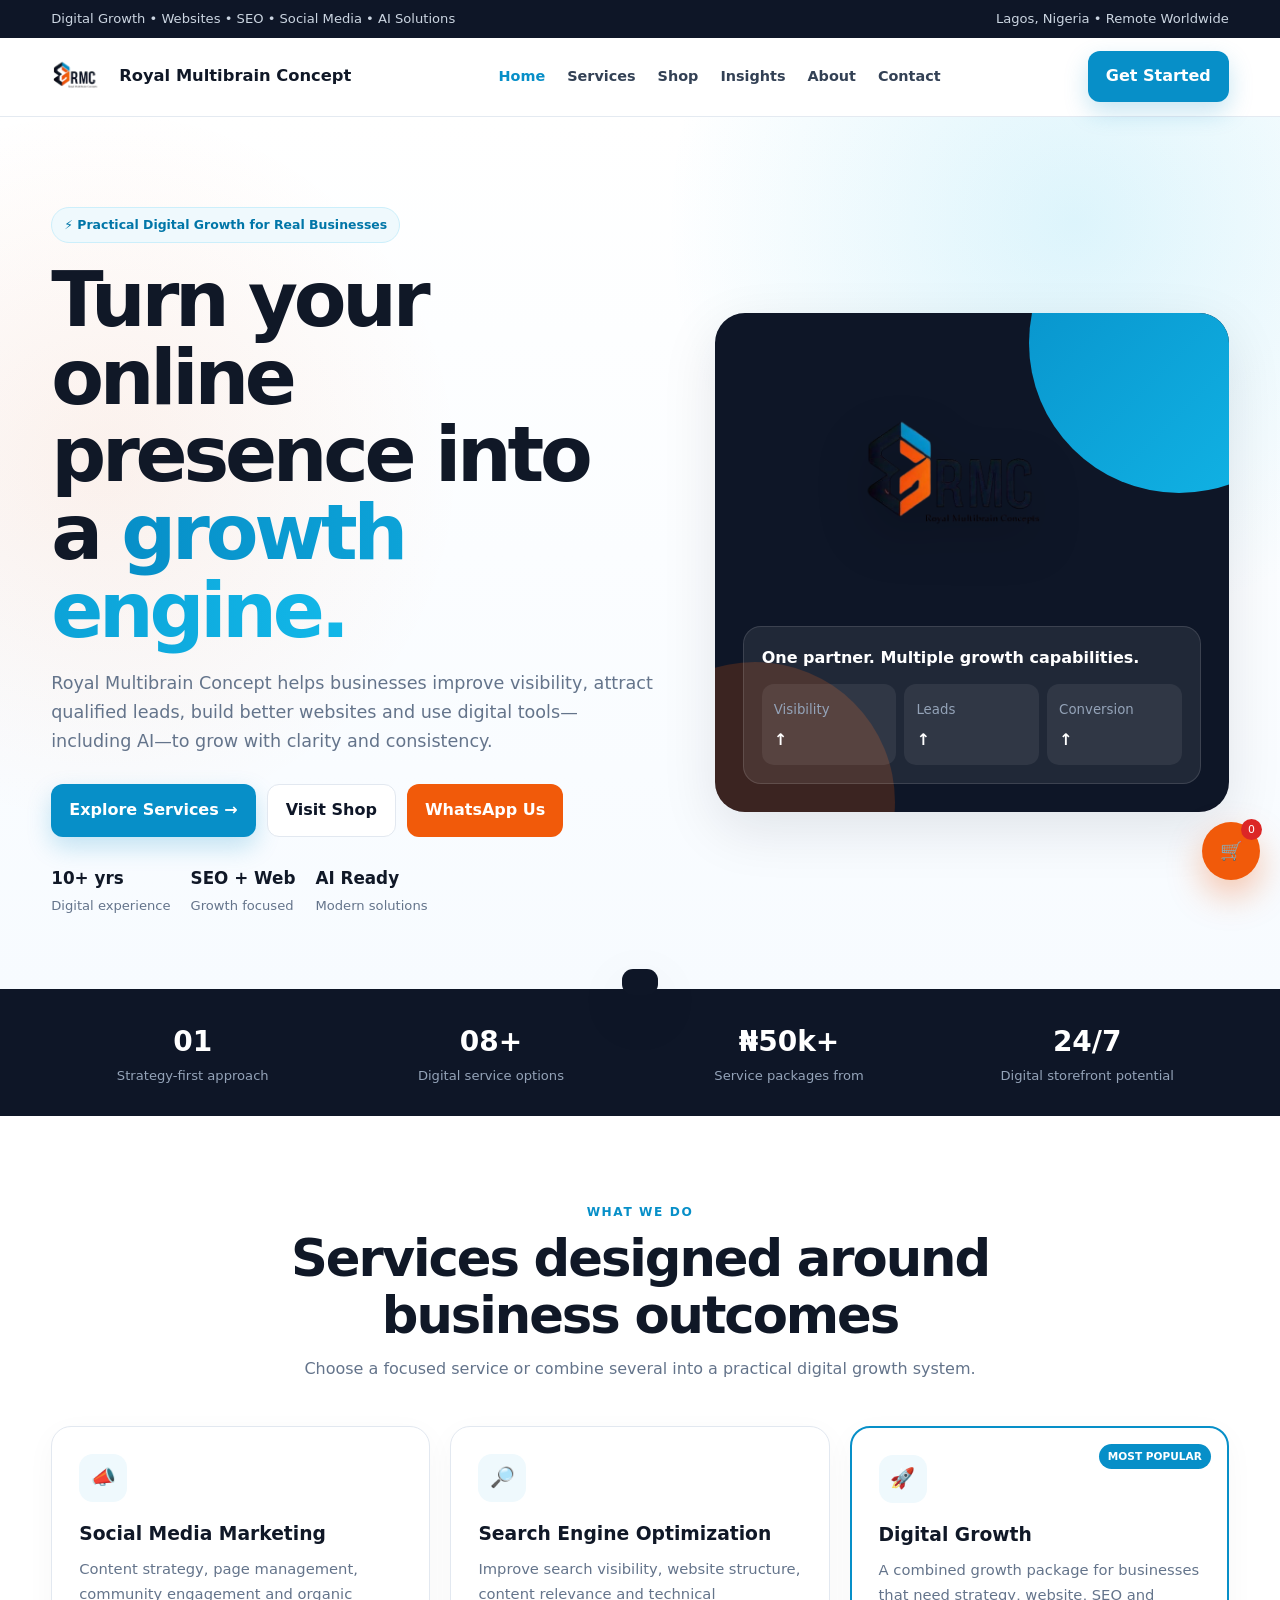
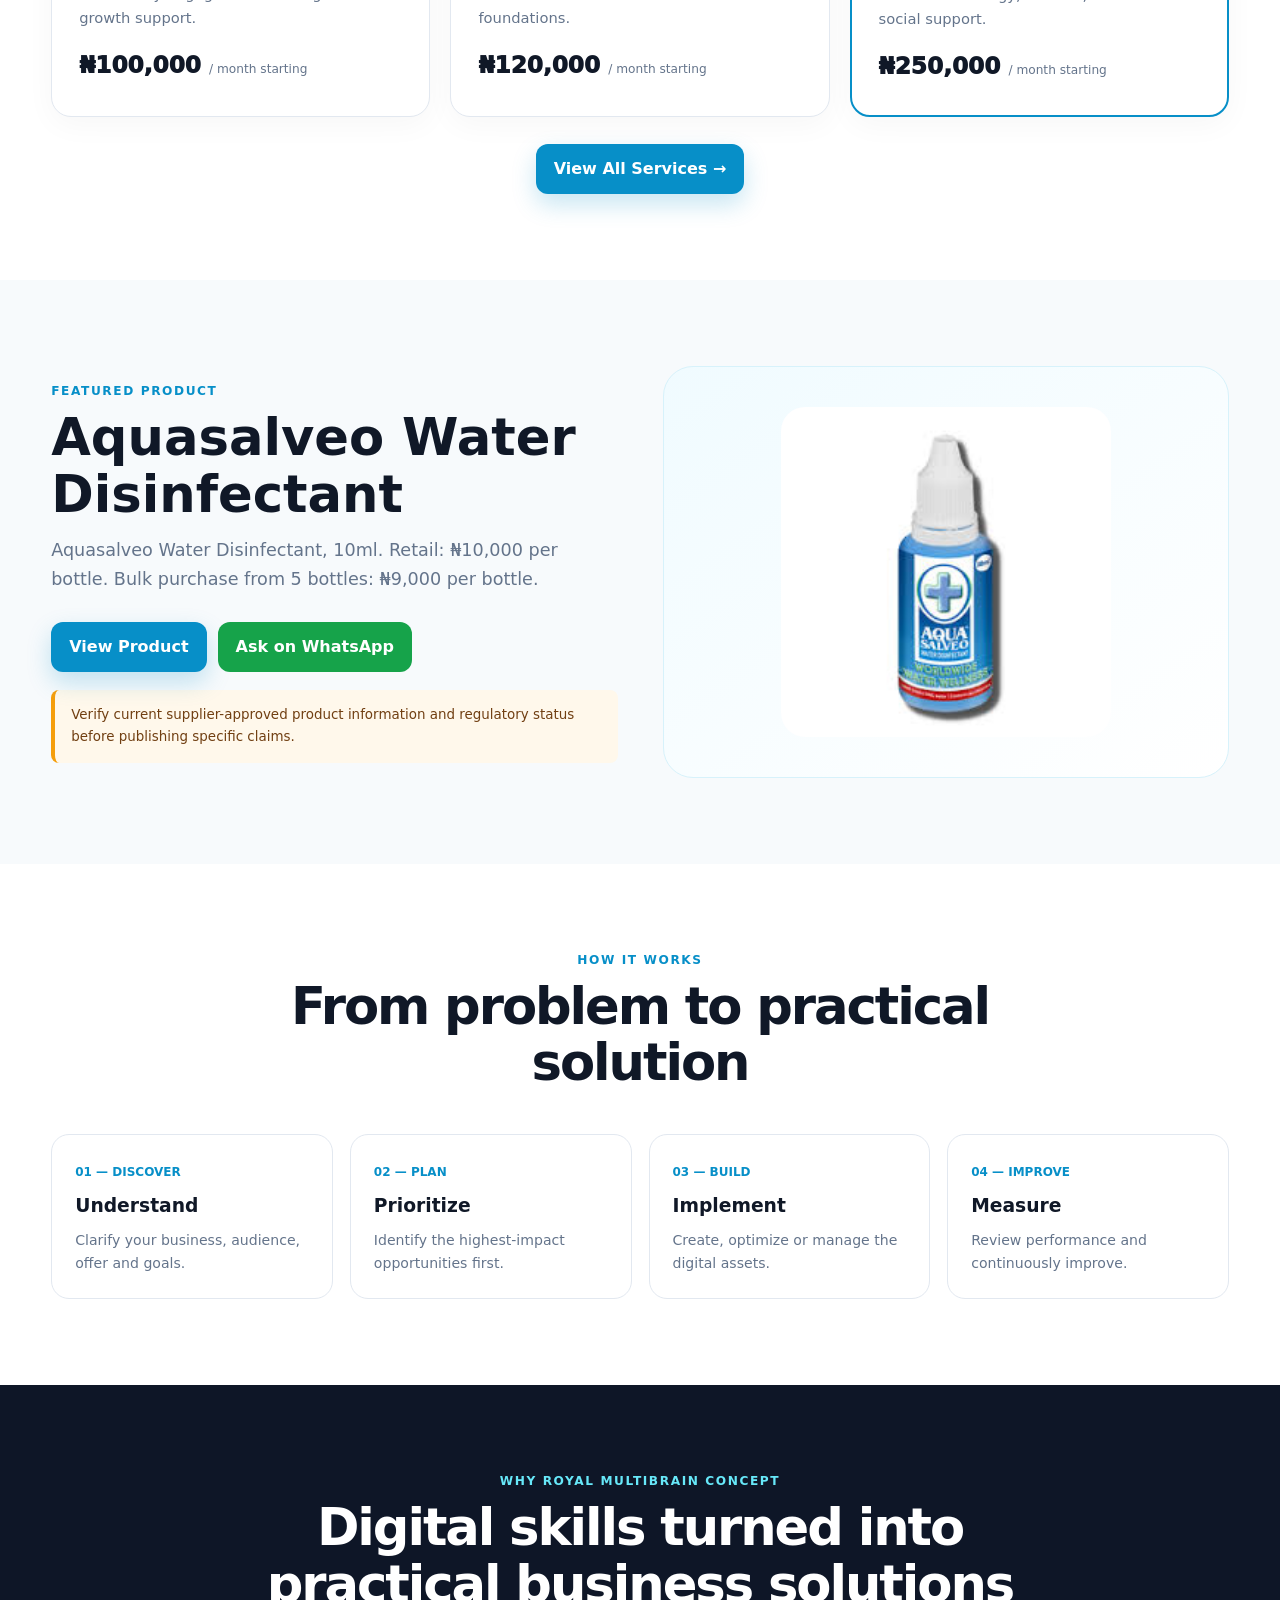
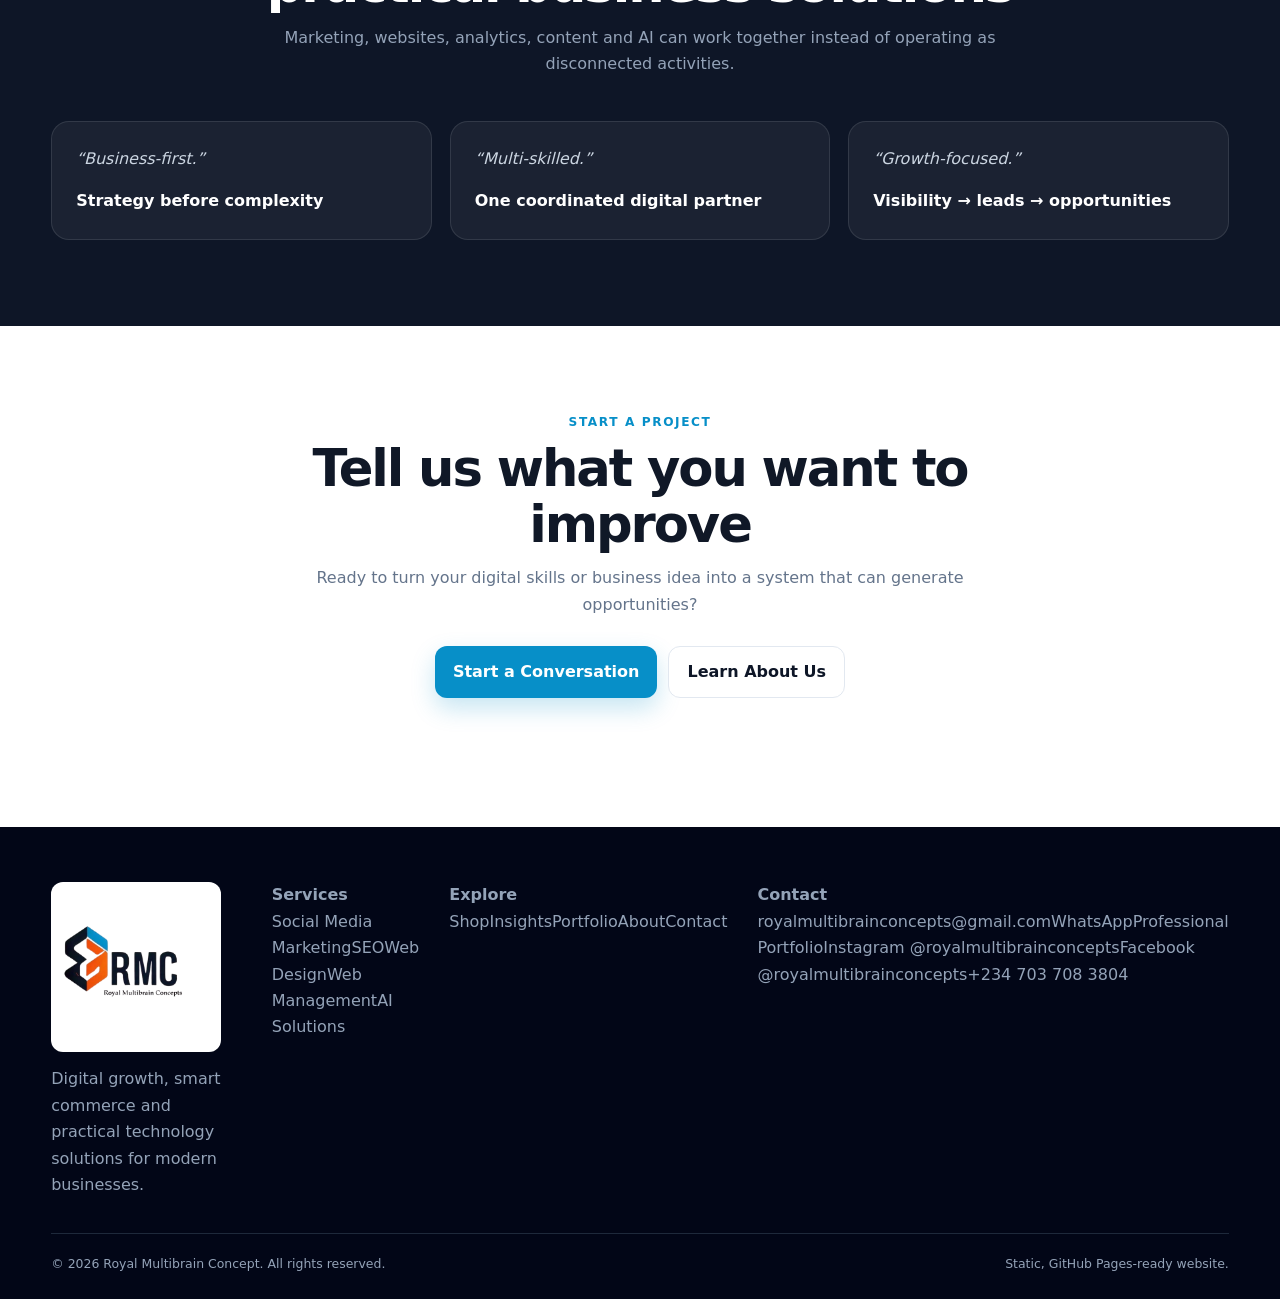
<file: index.html>
<!doctype html><html lang="en"><head><meta charset="utf-8"><meta name="viewport" content="width=device-width,initial-scale=1"><meta name="description" content="Royal Multibrain Concept — digital marketing, SEO, social media, websites, AI solutions and selected products."><meta property="og:title" content="Royal Multibrain Concept"><meta property="og:description" content="Digital Growth & Smart Commerce"><title>Royal Multibrain Concept | Digital Growth & Smart Commerce</title><link rel="icon" href="assets/rmc-logo.png"><link rel="stylesheet" href="assets/styles.css"><script src="assets/config.js"></script><script src="assets/products.js"></script></head><body><div id="site-header"></div>
<section class="hero"><div class="container hero-grid"><div><span class="eyebrow">⚡ Practical Digital Growth for Real Businesses</span><h1>Turn your online presence into a <span class="gradient">growth engine.</span></h1><p class="lead">Royal Multibrain Concept helps businesses improve visibility, attract qualified leads, build better websites and use digital tools—including AI—to grow with clarity and consistency.</p><div class="actions"><a class="btn btn-primary" href="services.html">Explore Services →</a><a class="btn btn-outline" href="shop.html">Visit Shop</a><a class="btn btn-orange" target="_blank" href="https://wa.me/2347037083804">WhatsApp Us</a></div><div class="hero-points"><div><strong>10+ yrs</strong><span>Digital experience</span></div><div><strong>SEO + Web</strong><span>Growth focused</span></div><div><strong>AI Ready</strong><span>Modern solutions</span></div></div></div><div class="visual"><img class="logo-hero" src="assets/rmc-logo.png" alt="Royal Multibrain Concept logo"><div class="visual-card"><h3>One partner. Multiple growth capabilities.</h3><div class="mini-grid"><div class="mini"><small>Visibility</small><strong>↑</strong></div><div class="mini"><small>Leads</small><strong>↑</strong></div><div class="mini"><small>Conversion</small><strong>↑</strong></div></div></div></div></div></section>
<div class="stats"><div class="container stats-grid"><div><strong>01</strong><span>Strategy-first approach</span></div><div><strong>08+</strong><span>Digital service options</span></div><div><strong>₦50k+</strong><span>Service packages from</span></div><div><strong>24/7</strong><span>Digital storefront potential</span></div></div></div>
<section><div class="container"><div class="section-head"><div class="kicker">What We Do</div><h2>Services designed around business outcomes</h2><p>Choose a focused service or combine several into a practical digital growth system.</p></div><div class="grid-3"><div class="card"><div class="icon">📣</div><h3>Social Media Marketing</h3><p>Content strategy, page management, community engagement and organic growth support.</p><div class="price">₦100,000 <small>/ month starting</small></div></div><div class="card"><div class="icon">🔎</div><h3>Search Engine Optimization</h3><p>Improve search visibility, website structure, content relevance and technical foundations.</p><div class="price">₦120,000 <small>/ month starting</small></div></div><div class="card popular"><span class="badge">MOST POPULAR</span><div class="icon">🚀</div><h3>Digital Growth</h3><p>A combined growth package for businesses that need strategy, website, SEO and social support.</p><div class="price">₦250,000 <small>/ month starting</small></div></div></div><div style="text-align:center;margin-top:27px"><a class="btn btn-primary" href="services.html">View All Services →</a></div></div></section>
<section class="light"><div class="container split"><div><div class="kicker">Featured Product</div><h2 style="font-size:clamp(2rem,4vw,3.2rem);line-height:1.1;margin:8px 0 14px">Aquasalveo Water Disinfectant</h2><p class="lead">Aquasalveo Water Disinfectant, 10ml. Retail: ₦10,000 per bottle. Bulk purchase from 5 bottles: ₦9,000 per bottle.</p><div class="actions"><a class="btn btn-primary" href="product.html?id=aquasalveo-water-disinfectant">View Product</a><a class="btn btn-green" target="_blank" href="https://wa.me/2347037083804">Ask on WhatsApp</a></div><div class="notice" style="margin-top:18px">Verify current supplier-approved product information and regulatory status before publishing specific claims.</div></div><div class="product-feature"><img class="product-img" src="assets/aquasalveo.jpg" alt="Aquasalveo Water Disinfectant 10ml bottle"></div></div></section>
<section><div class="container"><div class="section-head"><div class="kicker">How It Works</div><h2>From problem to practical solution</h2></div><div class="process"><div class="step"><span class="step-num">01 — DISCOVER</span><h3>Understand</h3><p>Clarify your business, audience, offer and goals.</p></div><div class="step"><span class="step-num">02 — PLAN</span><h3>Prioritize</h3><p>Identify the highest-impact opportunities first.</p></div><div class="step"><span class="step-num">03 — BUILD</span><h3>Implement</h3><p>Create, optimize or manage the digital assets.</p></div><div class="step"><span class="step-num">04 — IMPROVE</span><h3>Measure</h3><p>Review performance and continuously improve.</p></div></div></div></section>
<section class="dark"><div class="container"><div class="section-head"><div class="kicker" style="color:#67e8f9">Why Royal Multibrain Concept</div><h2>Digital skills turned into practical business solutions</h2><p>Marketing, websites, analytics, content and AI can work together instead of operating as disconnected activities.</p></div><div class="quote-grid"><div class="quote"><p>“Business-first.”</p><strong>Strategy before complexity</strong></div><div class="quote"><p>“Multi-skilled.”</p><strong>One coordinated digital partner</strong></div><div class="quote"><p>“Growth-focused.”</p><strong>Visibility → leads → opportunities</strong></div></div></div></section>
<section><div class="container"><div class="section-head"><div class="kicker">Start a Project</div><h2>Tell us what you want to improve</h2><p>Ready to turn your digital skills or business idea into a system that can generate opportunities?</p><div class="actions" style="justify-content:center"><a class="btn btn-primary" href="contact.html">Start a Conversation</a><a class="btn btn-outline" href="about.html">Learn About Us</a></div></div></div></section>
<div id="site-footer"></div><div id="toast" class="toast"></div><script src="assets/app.js"></script></body></html>
</file>
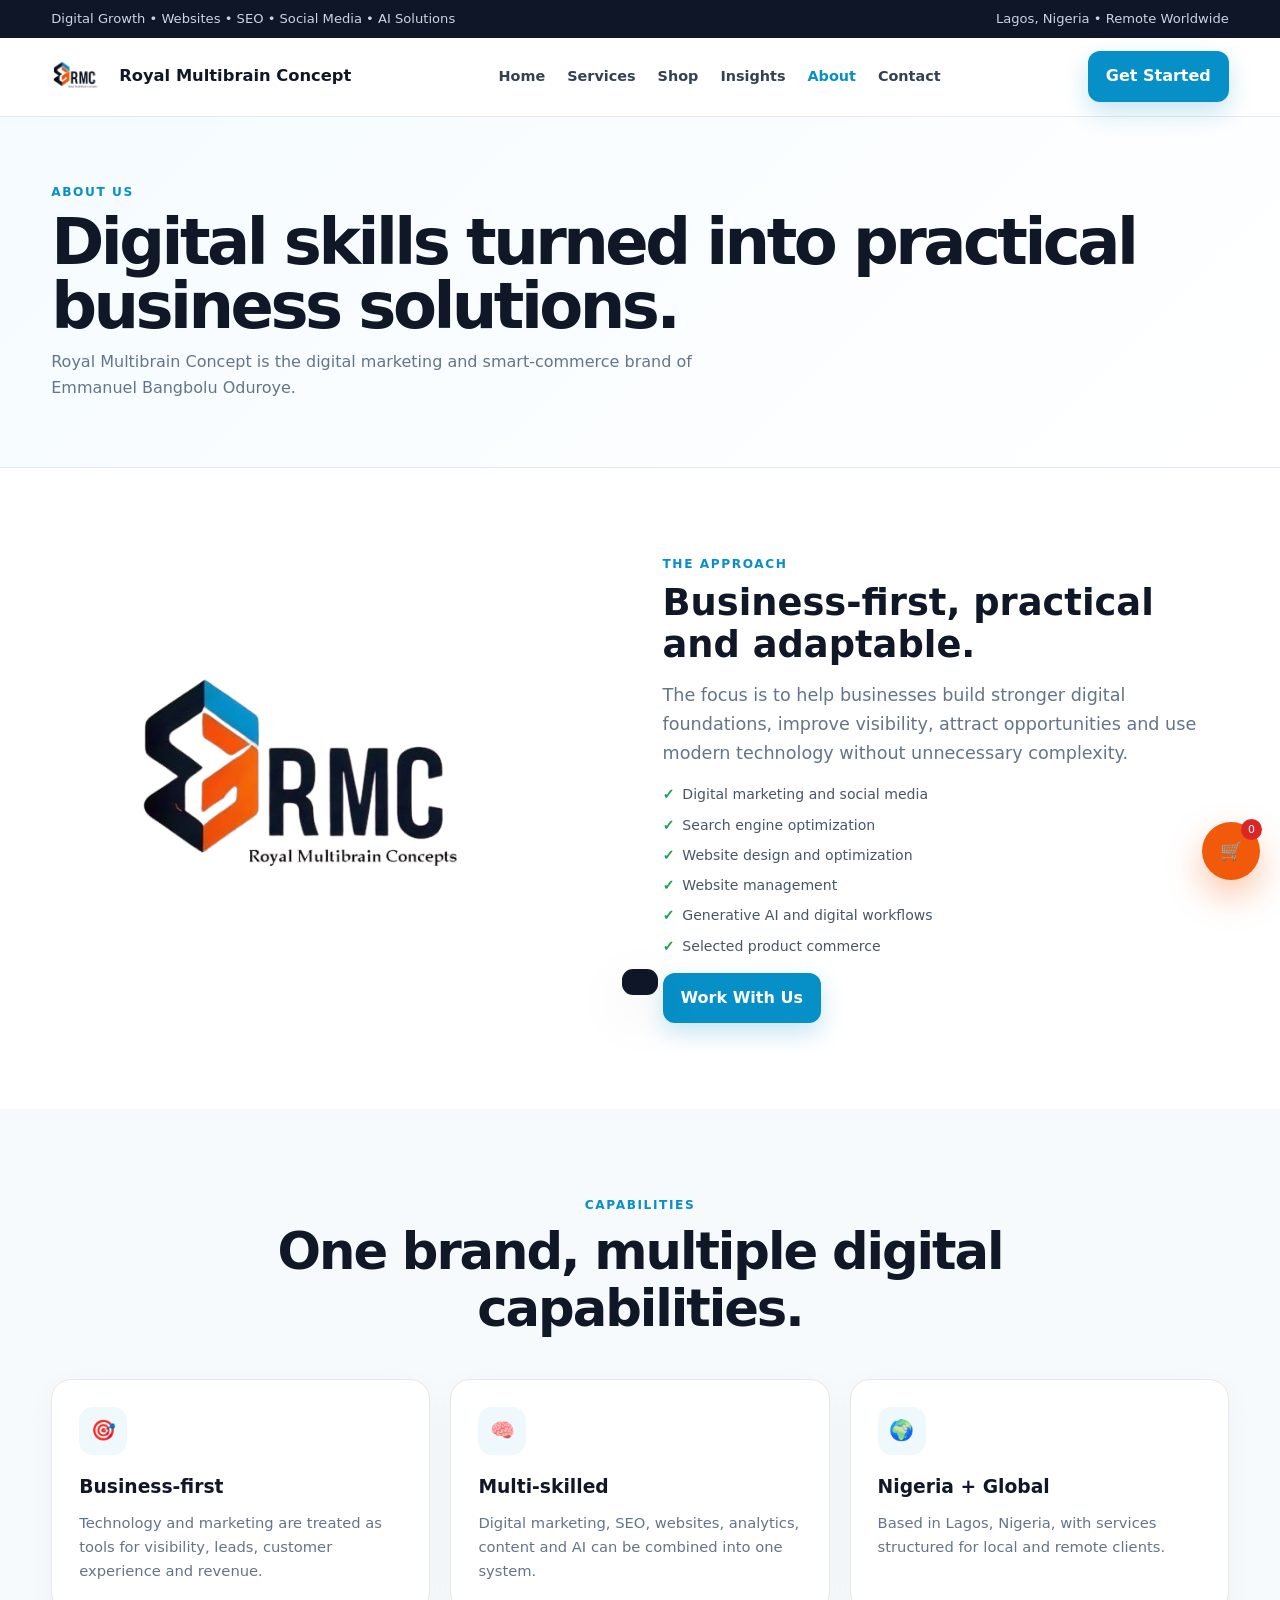
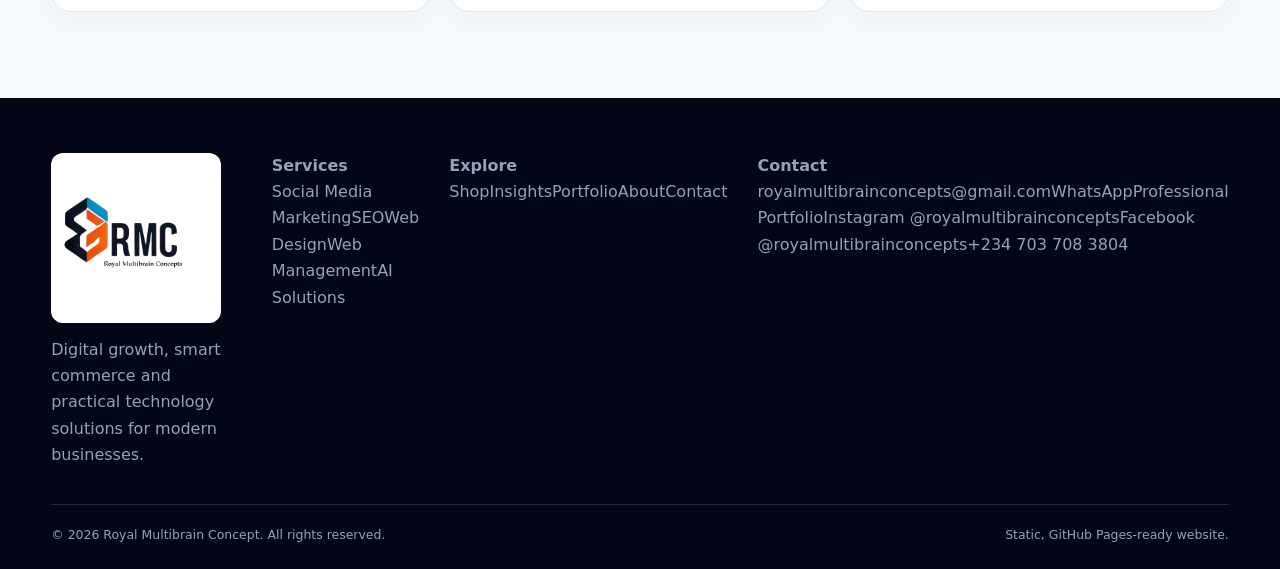
<file: about.html>
<!doctype html><html lang="en"><head><meta charset="utf-8"><meta name="viewport" content="width=device-width,initial-scale=1"><meta name="description" content="About Royal Multibrain Concept and Emmanuel Bangbolu Oduroye."><title>About | Royal Multibrain Concept</title><link rel="icon" href="assets/rmc-logo.png"><link rel="stylesheet" href="assets/styles.css"><script src="assets/config.js"></script><script src="assets/products.js"></script></head><body><div id="site-header"></div><section class="page-hero"><div class="container"><div class="kicker">About Us</div><h1>Digital skills turned into practical business solutions.</h1><p>Royal Multibrain Concept is the digital marketing and smart-commerce brand of Emmanuel Bangbolu Oduroye.</p></div></section><section><div class="container split"><div><img src="assets/rmc-logo.png" alt="Royal Multibrain Concept logo" style="width:min(420px,90%);margin:auto"></div><div><div class="kicker">The Approach</div><h2 style="font-size:2.3rem;line-height:1.15;margin:8px 0 15px">Business-first, practical and adaptable.</h2><p class="lead">The focus is to help businesses build stronger digital foundations, improve visibility, attract opportunities and use modern technology without unnecessary complexity.</p><ul class="features"><li>Digital marketing and social media</li><li>Search engine optimization</li><li>Website design and optimization</li><li>Website management</li><li>Generative AI and digital workflows</li><li>Selected product commerce</li></ul><a class="btn btn-primary" href="contact.html">Work With Us</a></div></div></section><section class="light"><div class="container"><div class="section-head"><div class="kicker">Capabilities</div><h2>One brand, multiple digital capabilities.</h2></div><div class="grid-3"><div class="card"><div class="icon">🎯</div><h3>Business-first</h3><p>Technology and marketing are treated as tools for visibility, leads, customer experience and revenue.</p></div><div class="card"><div class="icon">🧠</div><h3>Multi-skilled</h3><p>Digital marketing, SEO, websites, analytics, content and AI can be combined into one system.</p></div><div class="card"><div class="icon">🌍</div><h3>Nigeria + Global</h3><p>Based in Lagos, Nigeria, with services structured for local and remote clients.</p></div></div></div></section><div id="site-footer"></div><div id="toast" class="toast"></div><script src="assets/app.js"></script></body></html>
</file>
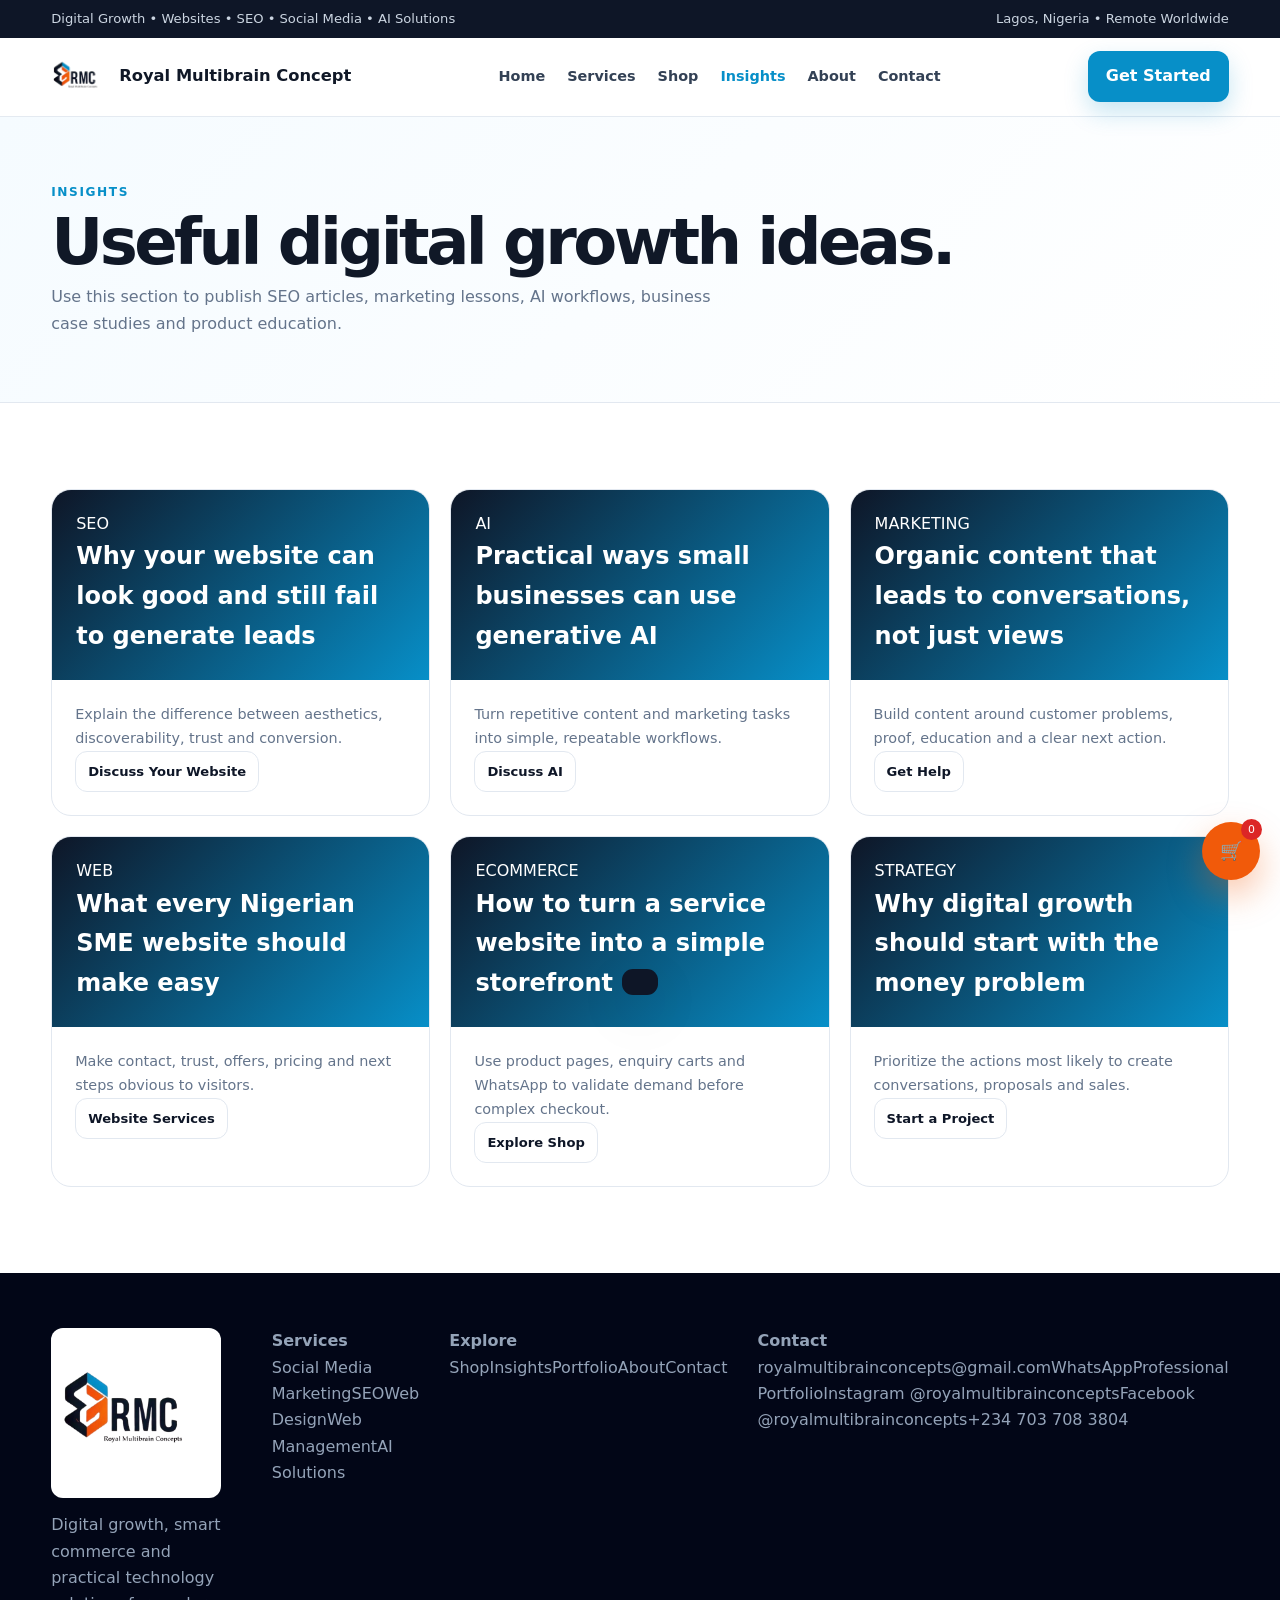
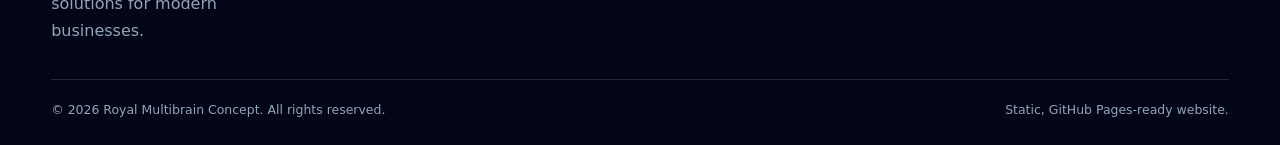
<file: blog.html>
<!doctype html><html lang="en"><head><meta charset="utf-8"><meta name="viewport" content="width=device-width,initial-scale=1"><meta name="description" content="Digital marketing and AI insights from Royal Multibrain Concept."><title>Insights | Royal Multibrain Concept</title><link rel="icon" href="assets/rmc-logo.png"><link rel="stylesheet" href="assets/styles.css"><script src="assets/config.js"></script><script src="assets/products.js"></script></head><body><div id="site-header"></div><section class="page-hero"><div class="container"><div class="kicker">Insights</div><h1>Useful digital growth ideas.</h1><p>Use this section to publish SEO articles, marketing lessons, AI workflows, business case studies and product education.</p></div></section><section><div class="container"><div class="blog-grid">
<article class="article-card"><div class="article-cover"><span>SEO</span><h2>Why your website can look good and still fail to generate leads</h2></div><div class="article-body"><p>Explain the difference between aesthetics, discoverability, trust and conversion.</p><a class="btn btn-outline btn-small" href="contact.html">Discuss Your Website</a></div></article>
<article class="article-card"><div class="article-cover"><span>AI</span><h2>Practical ways small businesses can use generative AI</h2></div><div class="article-body"><p>Turn repetitive content and marketing tasks into simple, repeatable workflows.</p><a class="btn btn-outline btn-small" href="contact.html?service=Generative%20AI">Discuss AI</a></div></article>
<article class="article-card"><div class="article-cover"><span>MARKETING</span><h2>Organic content that leads to conversations, not just views</h2></div><div class="article-body"><p>Build content around customer problems, proof, education and a clear next action.</p><a class="btn btn-outline btn-small" href="contact.html?service=Social%20Media%20Marketing">Get Help</a></div></article>
<article class="article-card"><div class="article-cover"><span>WEB</span><h2>What every Nigerian SME website should make easy</h2></div><div class="article-body"><p>Make contact, trust, offers, pricing and next steps obvious to visitors.</p><a class="btn btn-outline btn-small" href="services.html">Website Services</a></div></article>
<article class="article-card"><div class="article-cover"><span>ECOMMERCE</span><h2>How to turn a service website into a simple storefront</h2></div><div class="article-body"><p>Use product pages, enquiry carts and WhatsApp to validate demand before complex checkout.</p><a class="btn btn-outline btn-small" href="shop.html">Explore Shop</a></div></article>
<article class="article-card"><div class="article-cover"><span>STRATEGY</span><h2>Why digital growth should start with the money problem</h2></div><div class="article-body"><p>Prioritize the actions most likely to create conversations, proposals and sales.</p><a class="btn btn-outline btn-small" href="contact.html">Start a Project</a></div></article>
</div></div></section><div id="site-footer"></div><div id="toast" class="toast"></div><script src="assets/app.js"></script></body></html>
</file>
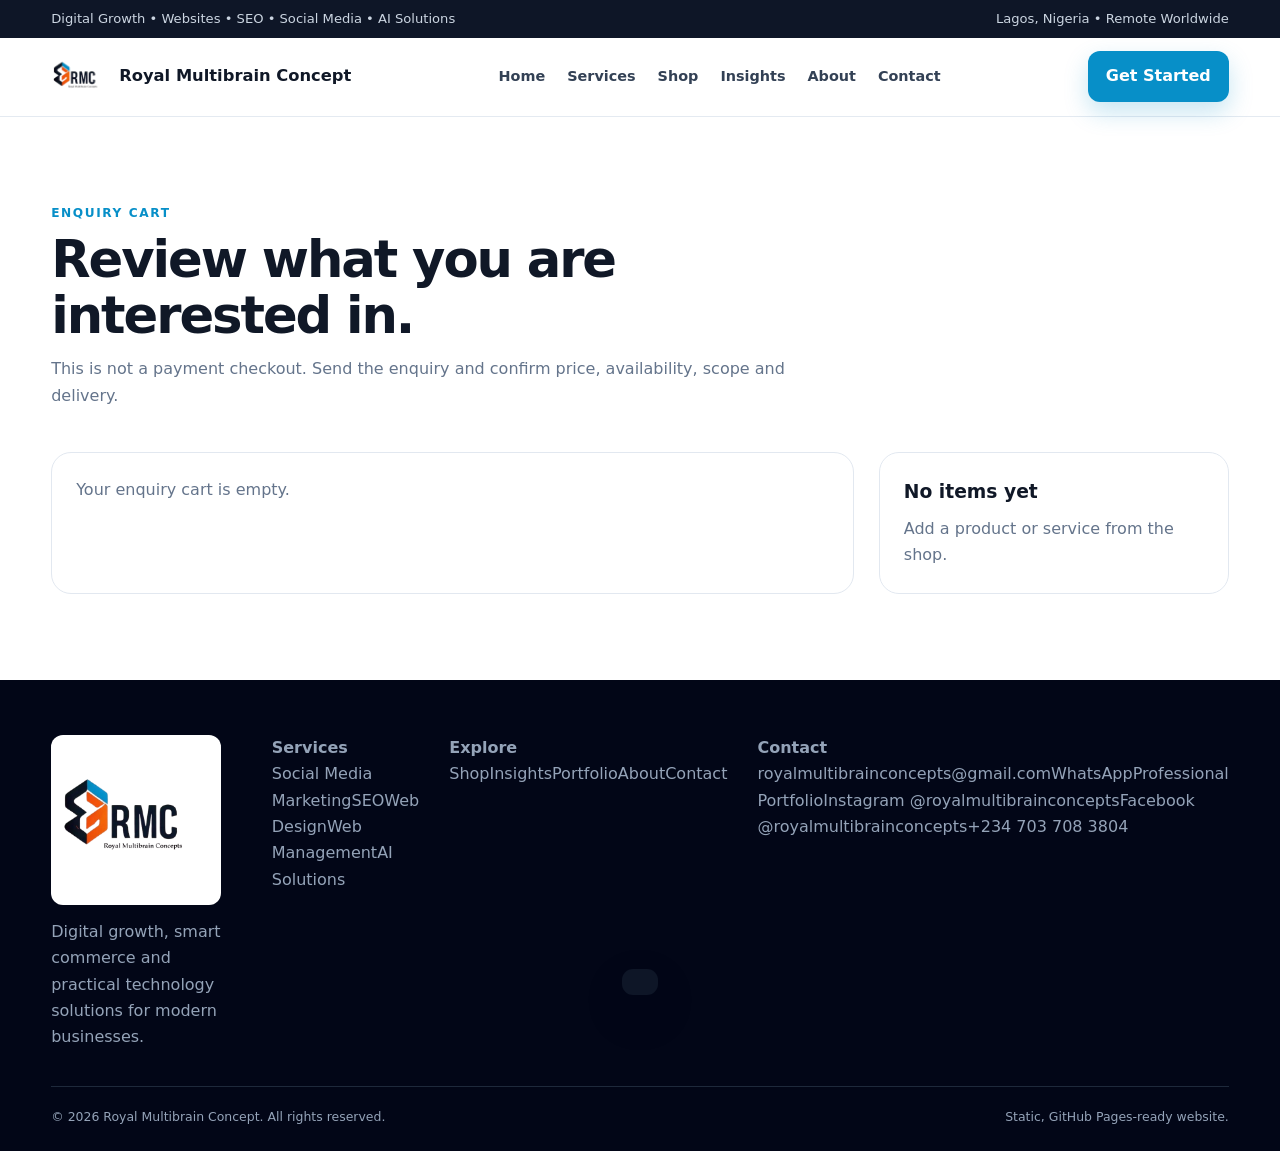
<file: cart.html>
<!doctype html><html lang="en"><head><meta charset="utf-8"><meta name="viewport" content="width=device-width,initial-scale=1"><title>Enquiry Cart | Royal Multibrain Concept</title><link rel="icon" href="assets/rmc-logo.png"><link rel="stylesheet" href="assets/styles.css"><script src="assets/config.js"></script><script src="assets/products.js"></script></head><body class="no-cart"><div id="site-header"></div><section><div class="container"><div class="section-head" style="text-align:left;margin-left:0"><div class="kicker">Enquiry Cart</div><h2>Review what you are interested in.</h2><p>This is not a payment checkout. Send the enquiry and confirm price, availability, scope and delivery.</p></div><div class="cart-layout"><div class="cart-list" id="cartList"></div><aside class="summary" id="cartSummary"></aside></div></div></section><div id="site-footer"></div><div id="toast" class="toast"></div><script src="assets/app.js"></script></body></html>
</file>
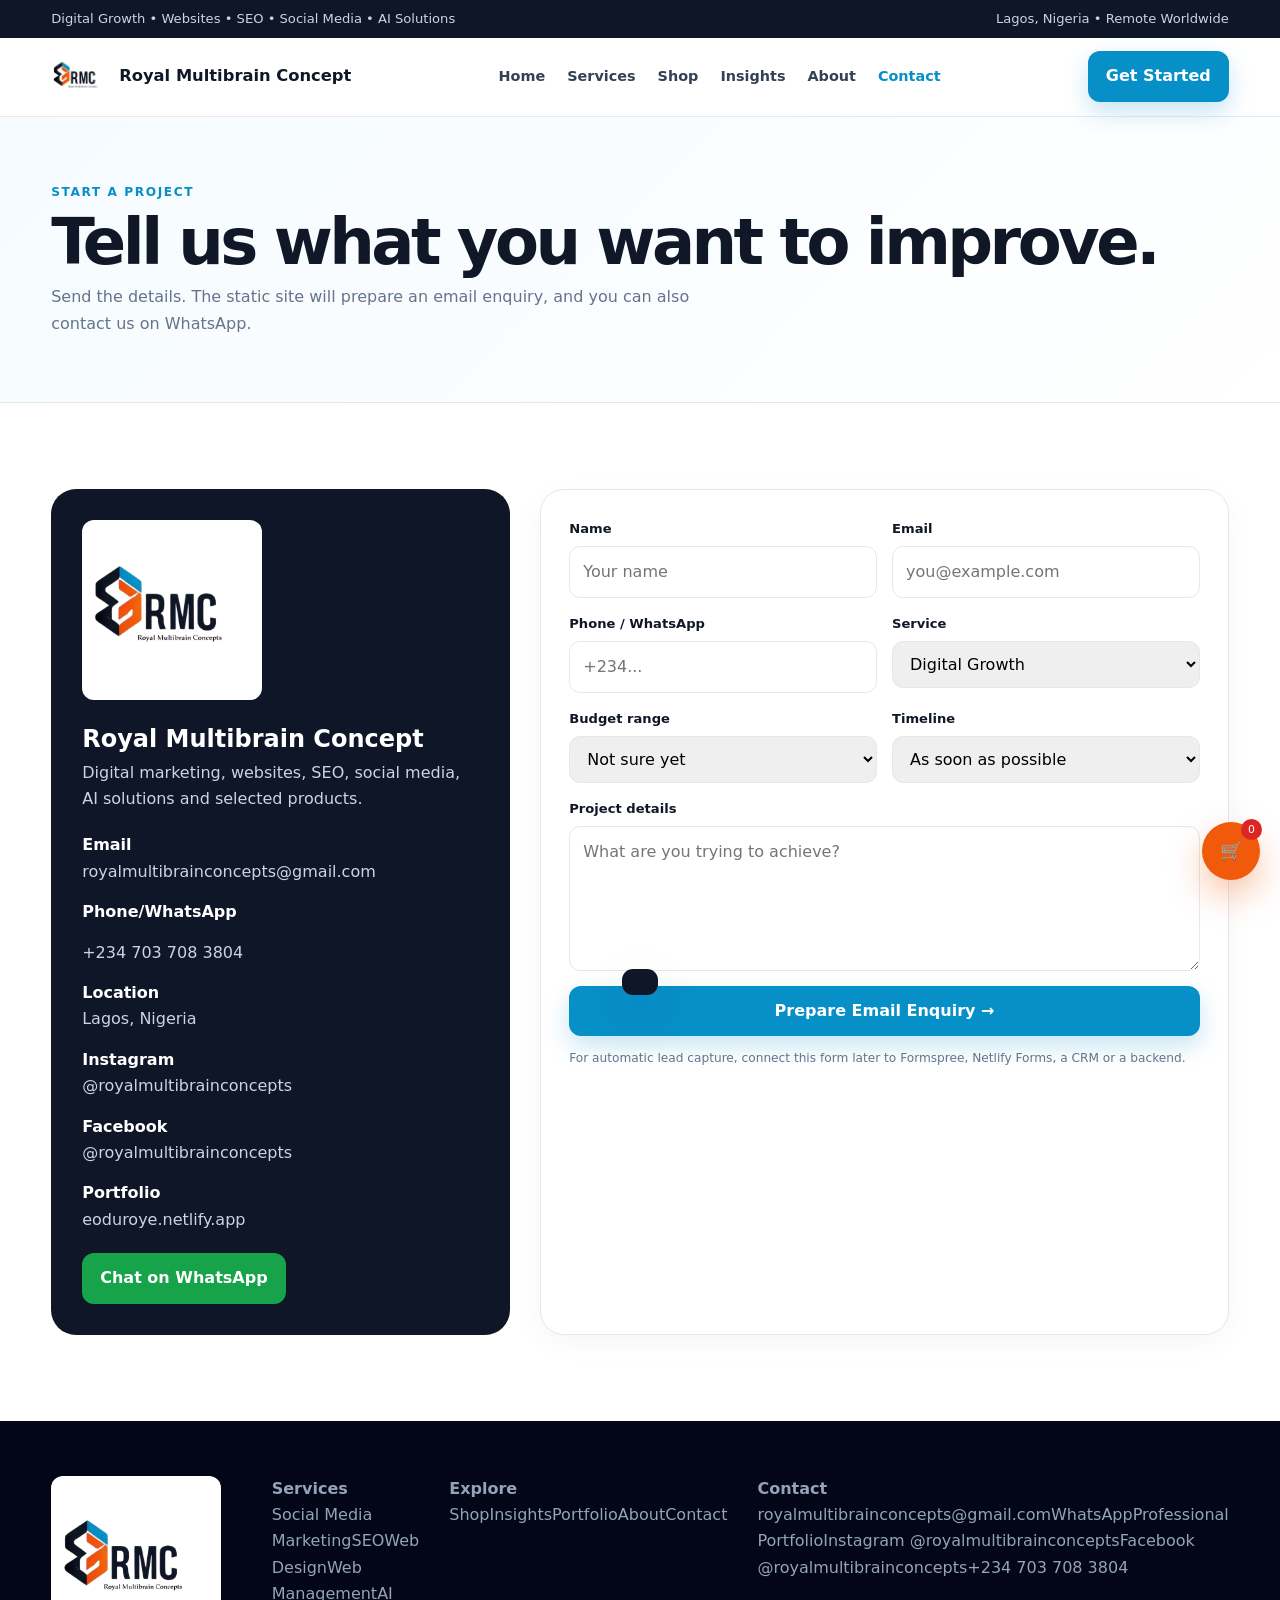
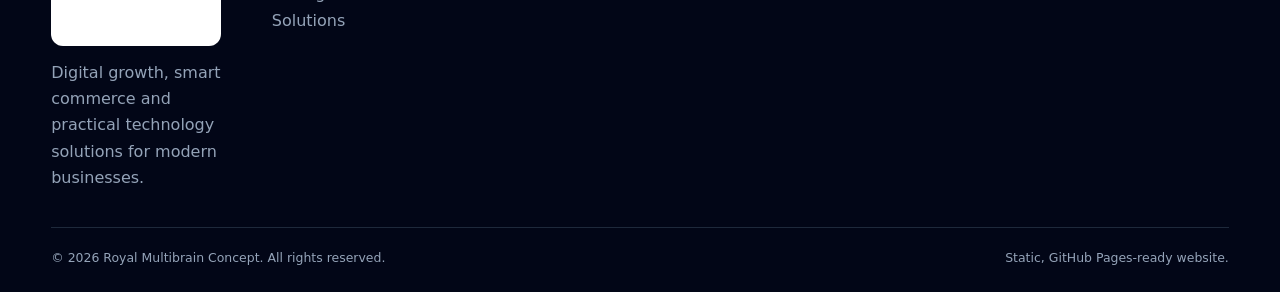
<file: contact.html>
<!doctype html><html lang="en"><head><meta charset="utf-8"><meta name="viewport" content="width=device-width,initial-scale=1"><meta name="description" content="Contact Royal Multibrain Concept for digital marketing, websites, SEO, social media and AI solutions."><title>Contact | Royal Multibrain Concept</title><link rel="icon" href="assets/rmc-logo.png"><link rel="stylesheet" href="assets/styles.css"><script src="assets/config.js"></script><script src="assets/products.js"></script></head><body><div id="site-header"></div><section class="page-hero"><div class="container"><div class="kicker">Start a Project</div><h1>Tell us what you want to improve.</h1><p>Send the details. The static site will prepare an email enquiry, and you can also contact us on WhatsApp.</p></div></section><section><div class="container contact-grid"><div class="contact-panel"><img src="assets/rmc-logo.png" alt="Royal Multibrain Concept" style="width:180px;background:#fff;border-radius:12px;padding:5px"><h2 style="margin-top:20px">Royal Multibrain Concept</h2><p>Digital marketing, websites, SEO, social media, AI solutions and selected products.</p><ul class="contact-list"><li><strong>Email</strong><a href="mailto:royalmultibrainconcepts@gmail.com">royalmultibrainconcepts@gmail.com</a></li><li><strong>Phone/WhatsApp</strong><li>+234 703 708 3804</li><li><strong>Location</strong>Lagos, Nigeria</li><li><strong>Instagram</strong><a href="https://www.instagram.com/royalmultibrainconcepts/" target="_blank">@royalmultibrainconcepts</a></li><li><strong>Facebook</strong><a href="https://www.facebook.com/royalmultibrainconcepts" target="_blank">@royalmultibrainconcepts</a></li><li><strong>Portfolio</strong><a href="https://eoduroye.netlify.app/" target="_blank">eoduroye.netlify.app</a></li></ul><a class="btn btn-green" href="https://wa.me/2347037083804" target="_blank">Chat on WhatsApp</a></div><form id="contactForm"><div class="form-grid"><div class="field"><label>Name</label><input name="name" required placeholder="Your name"></div><div class="field"><label>Email</label><input name="email" type="email" required placeholder="you@example.com"></div><div class="field"><label>Phone / WhatsApp</label><input name="phone" placeholder="+234..."></div><div class="field"><label>Service</label><select name="service"><option>Digital Growth</option><option>Social Media Marketing</option><option>SEO</option><option>Web Design</option><option>Web Optimization</option><option>Web Management</option><option>Generative AI</option><option>Aquasalveo Product Enquiry</option><option>Other</option></select></div><div class="field"><label>Budget range</label><select name="budget"><option>Not sure yet</option><option>Under ₦100,000</option><option>₦100,000–₦250,000</option><option>₦250,000–₦500,000</option><option>₦500,000+</option></select></div><div class="field"><label>Timeline</label><select name="timeline"><option>As soon as possible</option><option>Within 2 weeks</option><option>Within 1 month</option><option>Flexible</option></select></div><div class="field full"><label>Project details</label><textarea name="message" required placeholder="What are you trying to achieve?"></textarea></div><div class="field full"><button class="btn btn-primary" type="submit">Prepare Email Enquiry →</button></div></div><p style="font-size:.76rem;color:#64748b;margin-top:12px">For automatic lead capture, connect this form later to Formspree, Netlify Forms, a CRM or a backend.</p></form></div></section><div id="site-footer"></div><div id="toast" class="toast"></div><script src="assets/app.js"></script></body></html>
</file>
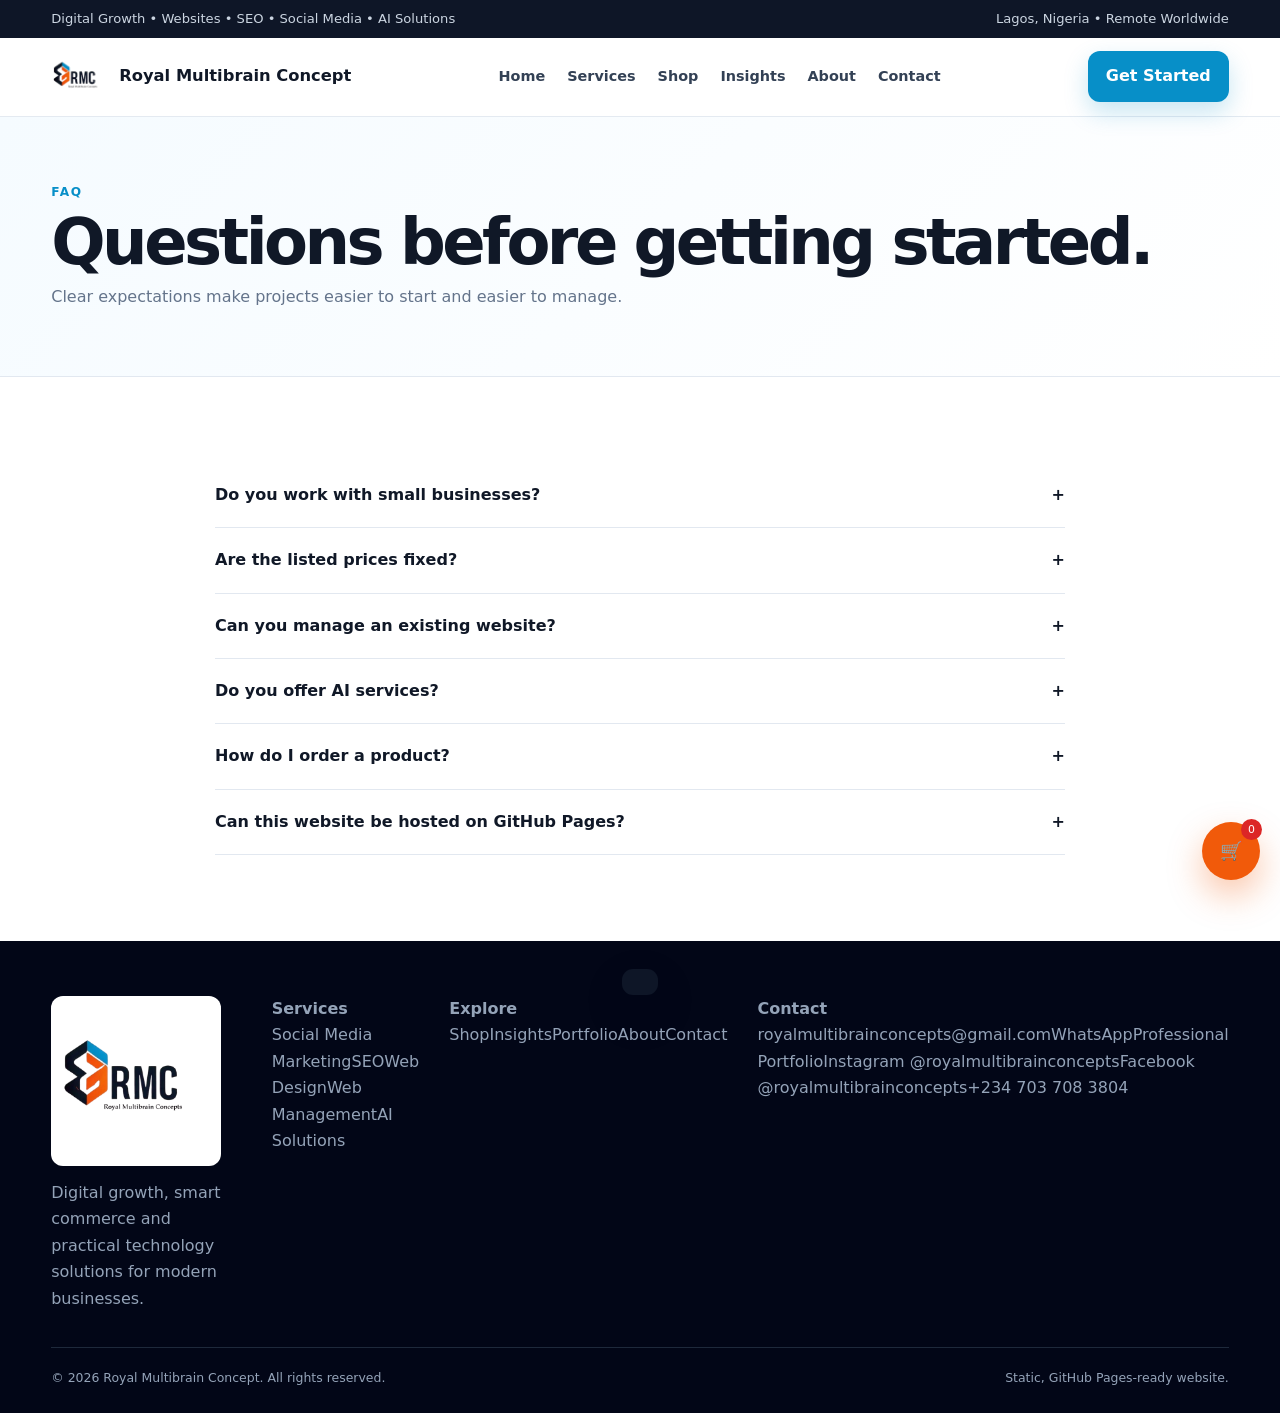
<file: faq.html>
<!doctype html><html lang="en"><head><meta charset="utf-8"><meta name="viewport" content="width=device-width,initial-scale=1"><title>FAQ | Royal Multibrain Concept</title><link rel="icon" href="assets/rmc-logo.png"><link rel="stylesheet" href="assets/styles.css"><script src="assets/config.js"></script><script src="assets/products.js"></script></head><body><div id="site-header"></div><section class="page-hero"><div class="container"><div class="kicker">FAQ</div><h1>Questions before getting started.</h1><p>Clear expectations make projects easier to start and easier to manage.</p></div></section><section><div class="container faq"><div class="faq-item"><div class="faq-q">Do you work with small businesses? <span>+</span></div><div class="faq-a">Yes. Services can be scoped around your current stage, budget and highest-priority growth problem.</div></div><div class="faq-item"><div class="faq-q">Are the listed prices fixed? <span>+</span></div><div class="faq-a">No. They are starting/indicative prices. Final pricing depends on scope, complexity, deliverables and timeline.</div></div><div class="faq-item"><div class="faq-q">Can you manage an existing website? <span>+</span></div><div class="faq-a">Yes. Web management can include content updates, maintenance, improvements and ongoing optimization.</div></div><div class="faq-item"><div class="faq-q">Do you offer AI services? <span>+</span></div><div class="faq-a">Yes. AI work can include workflow design, content systems, business use cases and AI-powered digital solutions.</div></div><div class="faq-item"><div class="faq-q">How do I order a product? <span>+</span></div><div class="faq-a">Use the shop, add the item to your enquiry cart and send the enquiry via WhatsApp. Confirm current pricing and availability before payment.</div></div><div class="faq-item"><div class="faq-q">Can this website be hosted on GitHub Pages? <span>+</span></div><div class="faq-a">Yes. It is a static HTML/CSS/JavaScript site and requires no paid hosting or server.</div></div></div></section><div id="site-footer"></div><div id="toast" class="toast"></div><script src="assets/app.js"></script></body></html>
</file>
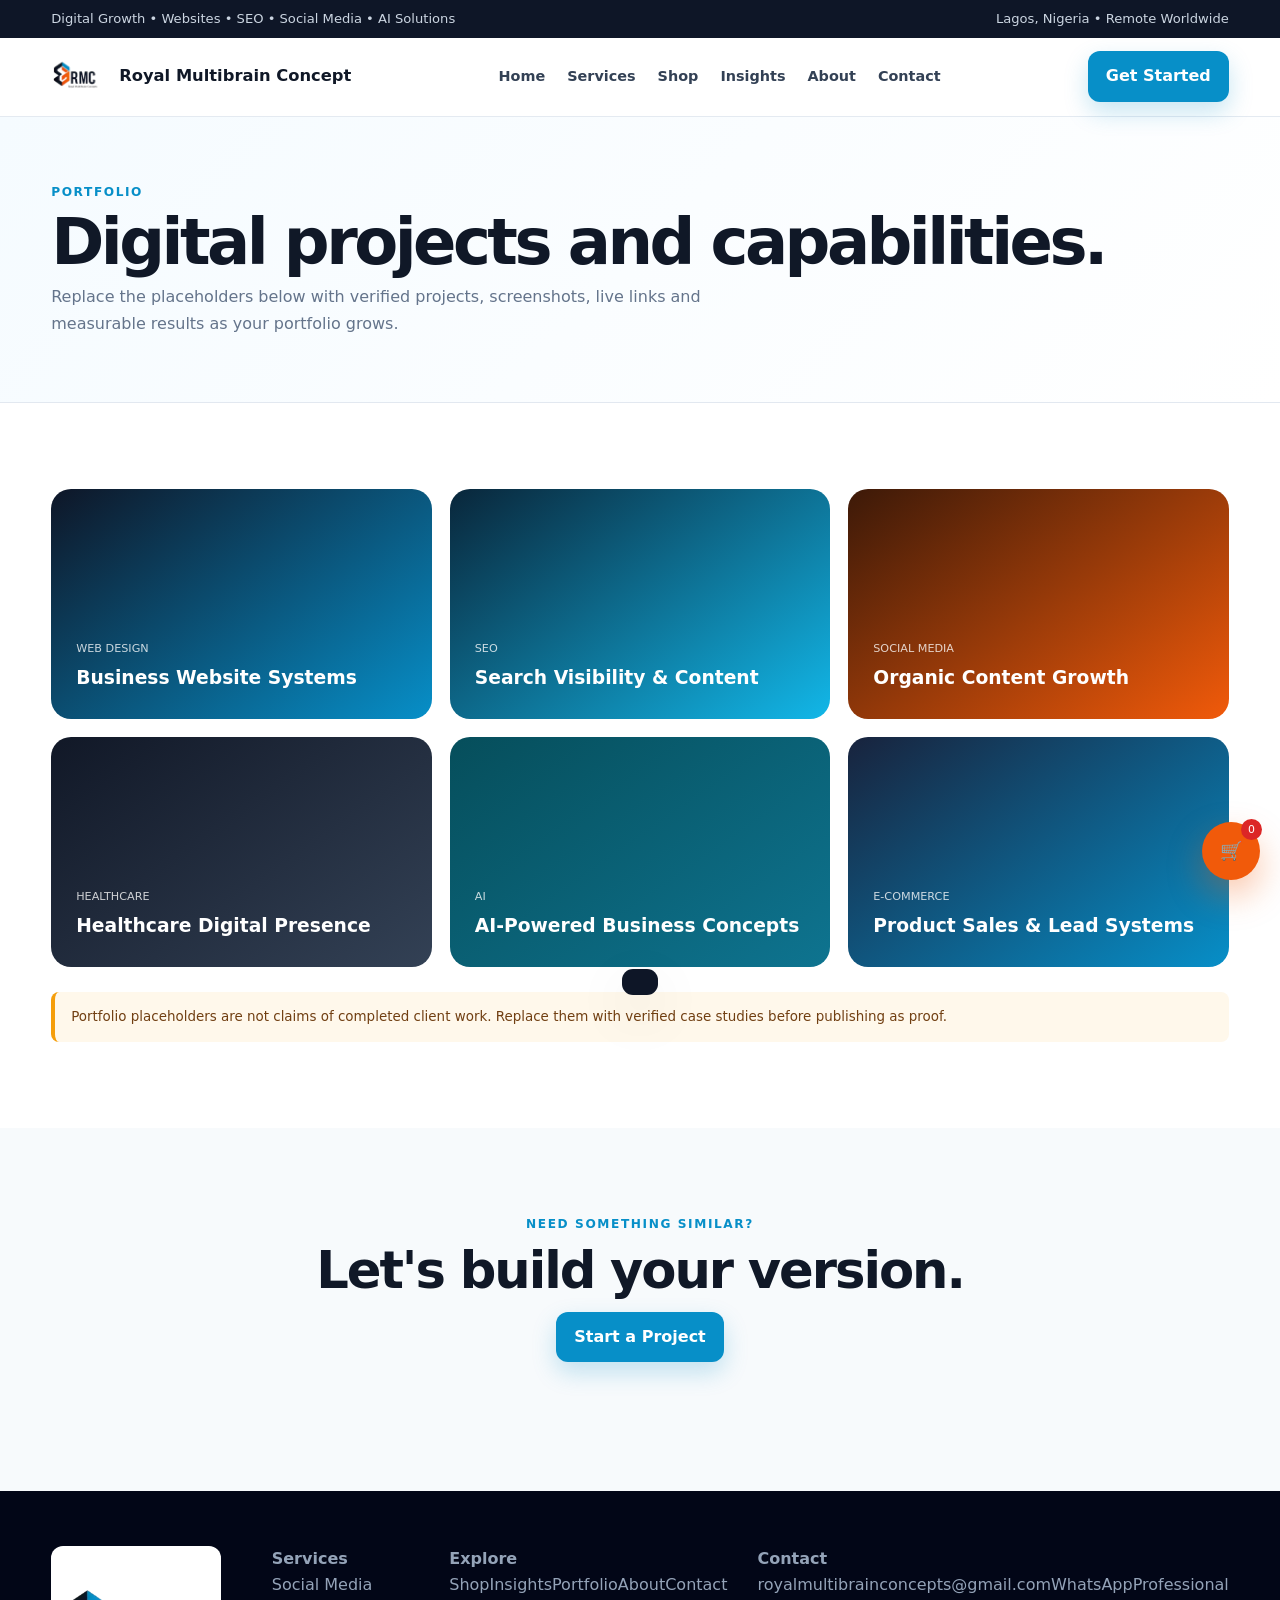
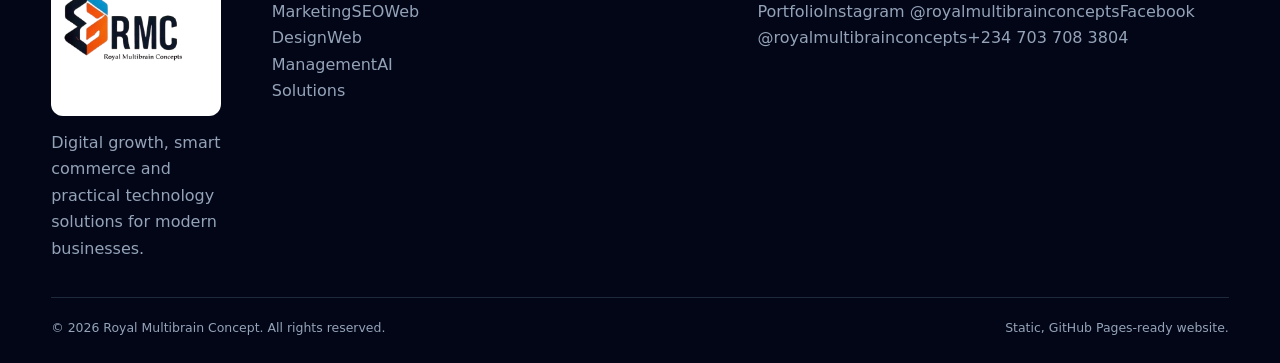
<file: portfolio.html>
<!doctype html><html lang="en"><head><meta charset="utf-8"><meta name="viewport" content="width=device-width,initial-scale=1"><title>Portfolio | Royal Multibrain Concepts</title><link rel="icon" href="assets/rmc-logo.png"><link rel="stylesheet" href="assets/styles.css"><script src="assets/config.js"></script><script src="assets/products.js"></script></head><body><div id="site-header"></div><section class="page-hero"><div class="container"><div class="kicker">Portfolio</div><h1>Digital projects and capabilities.</h1><p>Replace the placeholders below with verified projects, screenshots, live links and measurable results as your portfolio grows.</p></div></section><section><div class="container"><div class="work-grid"><article class="work"><span>WEB DESIGN</span><h3>Business Website Systems</h3></article><article class="work"><span>SEO</span><h3>Search Visibility & Content</h3></article><article class="work"><span>SOCIAL MEDIA</span><h3>Organic Content Growth</h3></article><article class="work"><span>HEALTHCARE</span><h3>Healthcare Digital Presence</h3></article><article class="work"><span>AI</span><h3>AI-Powered Business Concepts</h3></article><article class="work"><span>E-COMMERCE</span><h3>Product Sales & Lead Systems</h3></article></div><div class="notice" style="margin-top:25px">Portfolio placeholders are not claims of completed client work. Replace them with verified case studies before publishing as proof.</div></div></section><section class="light"><div class="container"><div class="section-head"><div class="kicker">Need Something Similar?</div><h2>Let's build your version.</h2><a class="btn btn-primary" href="contact.html">Start a Project</a></div></div></section><div id="site-footer"></div><div id="toast" class="toast"></div><script src="assets/app.js"></script></body></html>
</file>
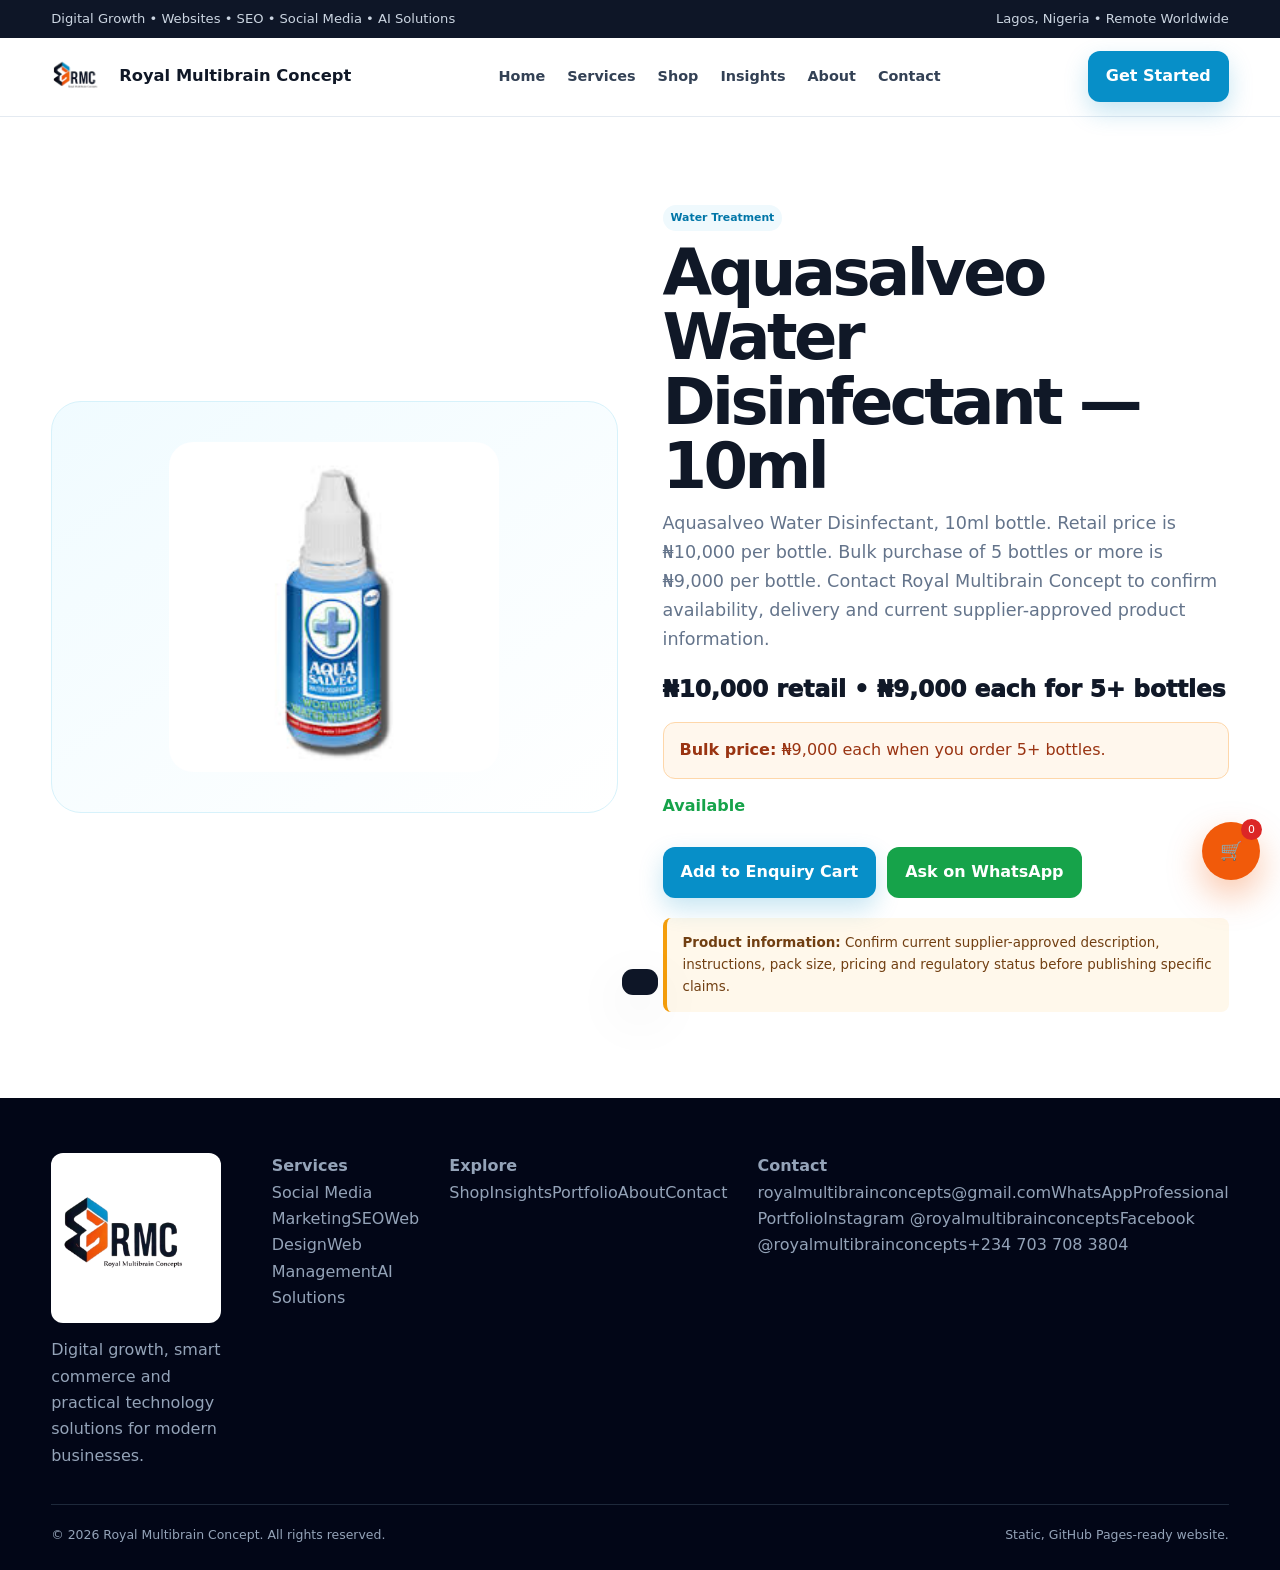
<file: product.html>
<!doctype html><html lang="en"><head><meta charset="utf-8"><meta name="viewport" content="width=device-width,initial-scale=1"><meta name="description" content="Product detail | Royal Multibrain Concept"><title>Product | Royal Multibrain Concept</title><link rel="icon" href="assets/rmc-logo.png"><link rel="stylesheet" href="assets/styles.css"><script src="assets/config.js"></script><script src="assets/products.js"></script></head><body><div id="site-header"></div><section><div class="container" id="productDetail"></div></section><div id="site-footer"></div><div id="toast" class="toast"></div><script src="assets/app.js"></script></body></html>
</file>
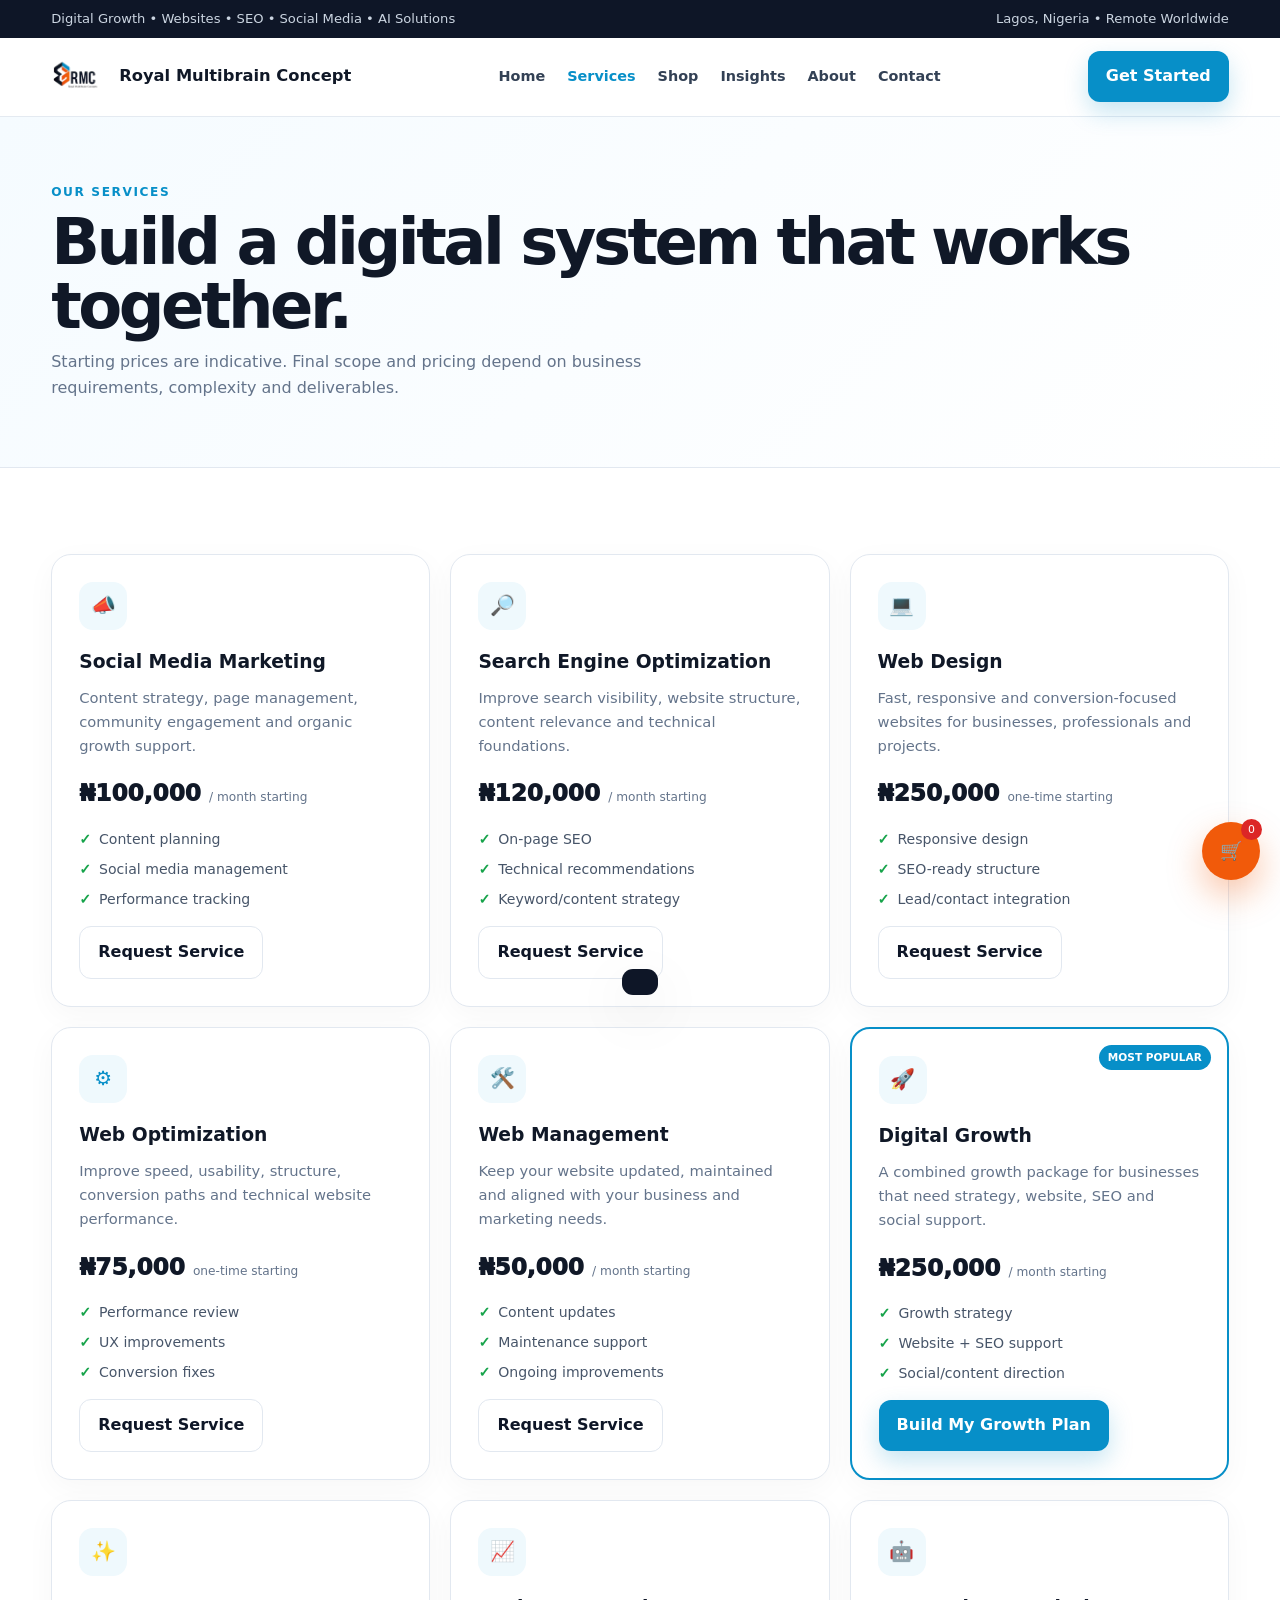
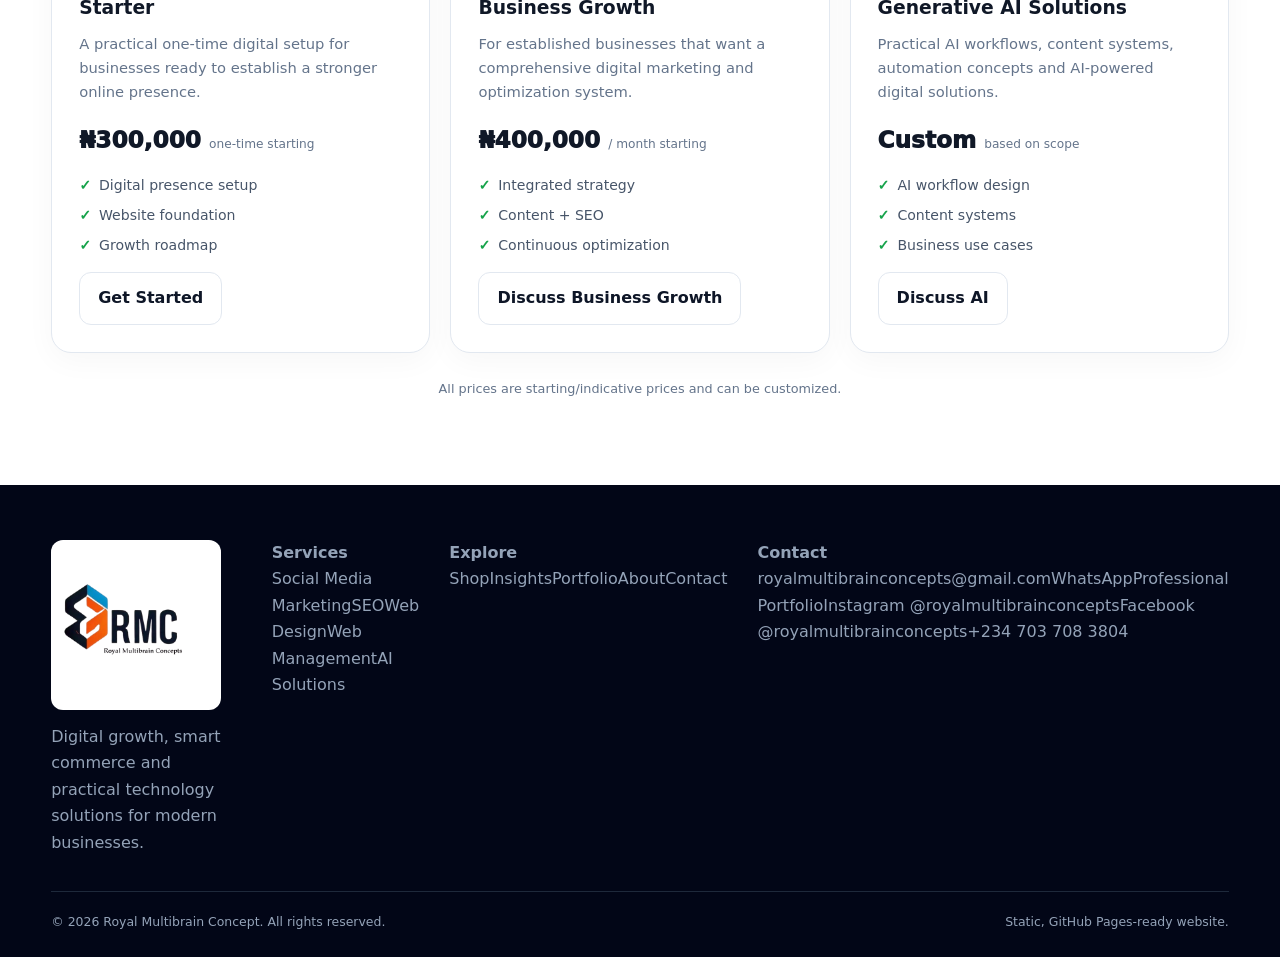
<file: services.html>
<!doctype html><html lang="en"><head><meta charset="utf-8"><meta name="viewport" content="width=device-width,initial-scale=1"><meta name="description" content="Digital marketing, SEO, social media, website design, web optimization, web management and AI solutions by Royal Multibrain Concept."><title>Services | Royal Multibrain Concept</title><link rel="icon" href="assets/rmc-logo.png"><link rel="stylesheet" href="assets/styles.css"><script src="assets/config.js"></script><script src="assets/products.js"></script></head><body><div id="site-header"></div><section class="page-hero"><div class="container"><div class="kicker">Our Services</div><h1>Build a digital system that works together.</h1><p>Starting prices are indicative. Final scope and pricing depend on business requirements, complexity and deliverables.</p></div></section><section><div class="container"><div class="grid-3">
<div class="card"><div class="icon">📣</div><h3>Social Media Marketing</h3><p>Content strategy, page management, community engagement and organic growth support.</p><div class="price">₦100,000 <small>/ month starting</small></div><ul class="features"><li>Content planning</li><li>Social media management</li><li>Performance tracking</li></ul><a class="btn btn-outline" href="contact.html?service=Social%20Media%20Marketing">Request Service</a></div>
<div class="card"><div class="icon">🔎</div><h3>Search Engine Optimization</h3><p>Improve search visibility, website structure, content relevance and technical foundations.</p><div class="price">₦120,000 <small>/ month starting</small></div><ul class="features"><li>On-page SEO</li><li>Technical recommendations</li><li>Keyword/content strategy</li></ul><a class="btn btn-outline" href="contact.html?service=SEO">Request Service</a></div>
<div class="card"><div class="icon">💻</div><h3>Web Design</h3><p>Fast, responsive and conversion-focused websites for businesses, professionals and projects.</p><div class="price">₦250,000 <small>one-time starting</small></div><ul class="features"><li>Responsive design</li><li>SEO-ready structure</li><li>Lead/contact integration</li></ul><a class="btn btn-outline" href="contact.html?service=Web%20Design">Request Service</a></div>
<div class="card"><div class="icon">⚙️</div><h3>Web Optimization</h3><p>Improve speed, usability, structure, conversion paths and technical website performance.</p><div class="price">₦75,000 <small>one-time starting</small></div><ul class="features"><li>Performance review</li><li>UX improvements</li><li>Conversion fixes</li></ul><a class="btn btn-outline" href="contact.html?service=Web%20Optimization">Request Service</a></div>
<div class="card"><div class="icon">🛠️</div><h3>Web Management</h3><p>Keep your website updated, maintained and aligned with your business and marketing needs.</p><div class="price">₦50,000 <small>/ month starting</small></div><ul class="features"><li>Content updates</li><li>Maintenance support</li><li>Ongoing improvements</li></ul><a class="btn btn-outline" href="contact.html?service=Web%20Management">Request Service</a></div>
<div class="card popular"><span class="badge">MOST POPULAR</span><div class="icon">🚀</div><h3>Digital Growth</h3><p>A combined growth package for businesses that need strategy, website, SEO and social support.</p><div class="price">₦250,000 <small>/ month starting</small></div><ul class="features"><li>Growth strategy</li><li>Website + SEO support</li><li>Social/content direction</li></ul><a class="btn btn-primary" href="contact.html?service=Digital%20Growth">Build My Growth Plan</a></div>
<div class="card"><div class="icon">✨</div><h3>Starter</h3><p>A practical one-time digital setup for businesses ready to establish a stronger online presence.</p><div class="price">₦300,000 <small>one-time starting</small></div><ul class="features"><li>Digital presence setup</li><li>Website foundation</li><li>Growth roadmap</li></ul><a class="btn btn-outline" href="contact.html?service=Starter">Get Started</a></div>
<div class="card"><div class="icon">📈</div><h3>Business Growth</h3><p>For established businesses that want a comprehensive digital marketing and optimization system.</p><div class="price">₦400,000 <small>/ month starting</small></div><ul class="features"><li>Integrated strategy</li><li>Content + SEO</li><li>Continuous optimization</li></ul><a class="btn btn-outline" href="contact.html?service=Business%20Growth">Discuss Business Growth</a></div>
<div class="card"><div class="icon">🤖</div><h3>Generative AI Solutions</h3><p>Practical AI workflows, content systems, automation concepts and AI-powered digital solutions.</p><div class="price">Custom <small>based on scope</small></div><ul class="features"><li>AI workflow design</li><li>Content systems</li><li>Business use cases</li></ul><a class="btn btn-outline" href="contact.html?service=Generative%20AI">Discuss AI</a></div>
</div><p style="text-align:center;color:#64748b;font-size:.8rem;margin-top:25px">All prices are starting/indicative prices and can be customized.</p></div></section><div id="site-footer"></div><div id="toast" class="toast"></div><script src="assets/app.js"></script></body></html>
</file>
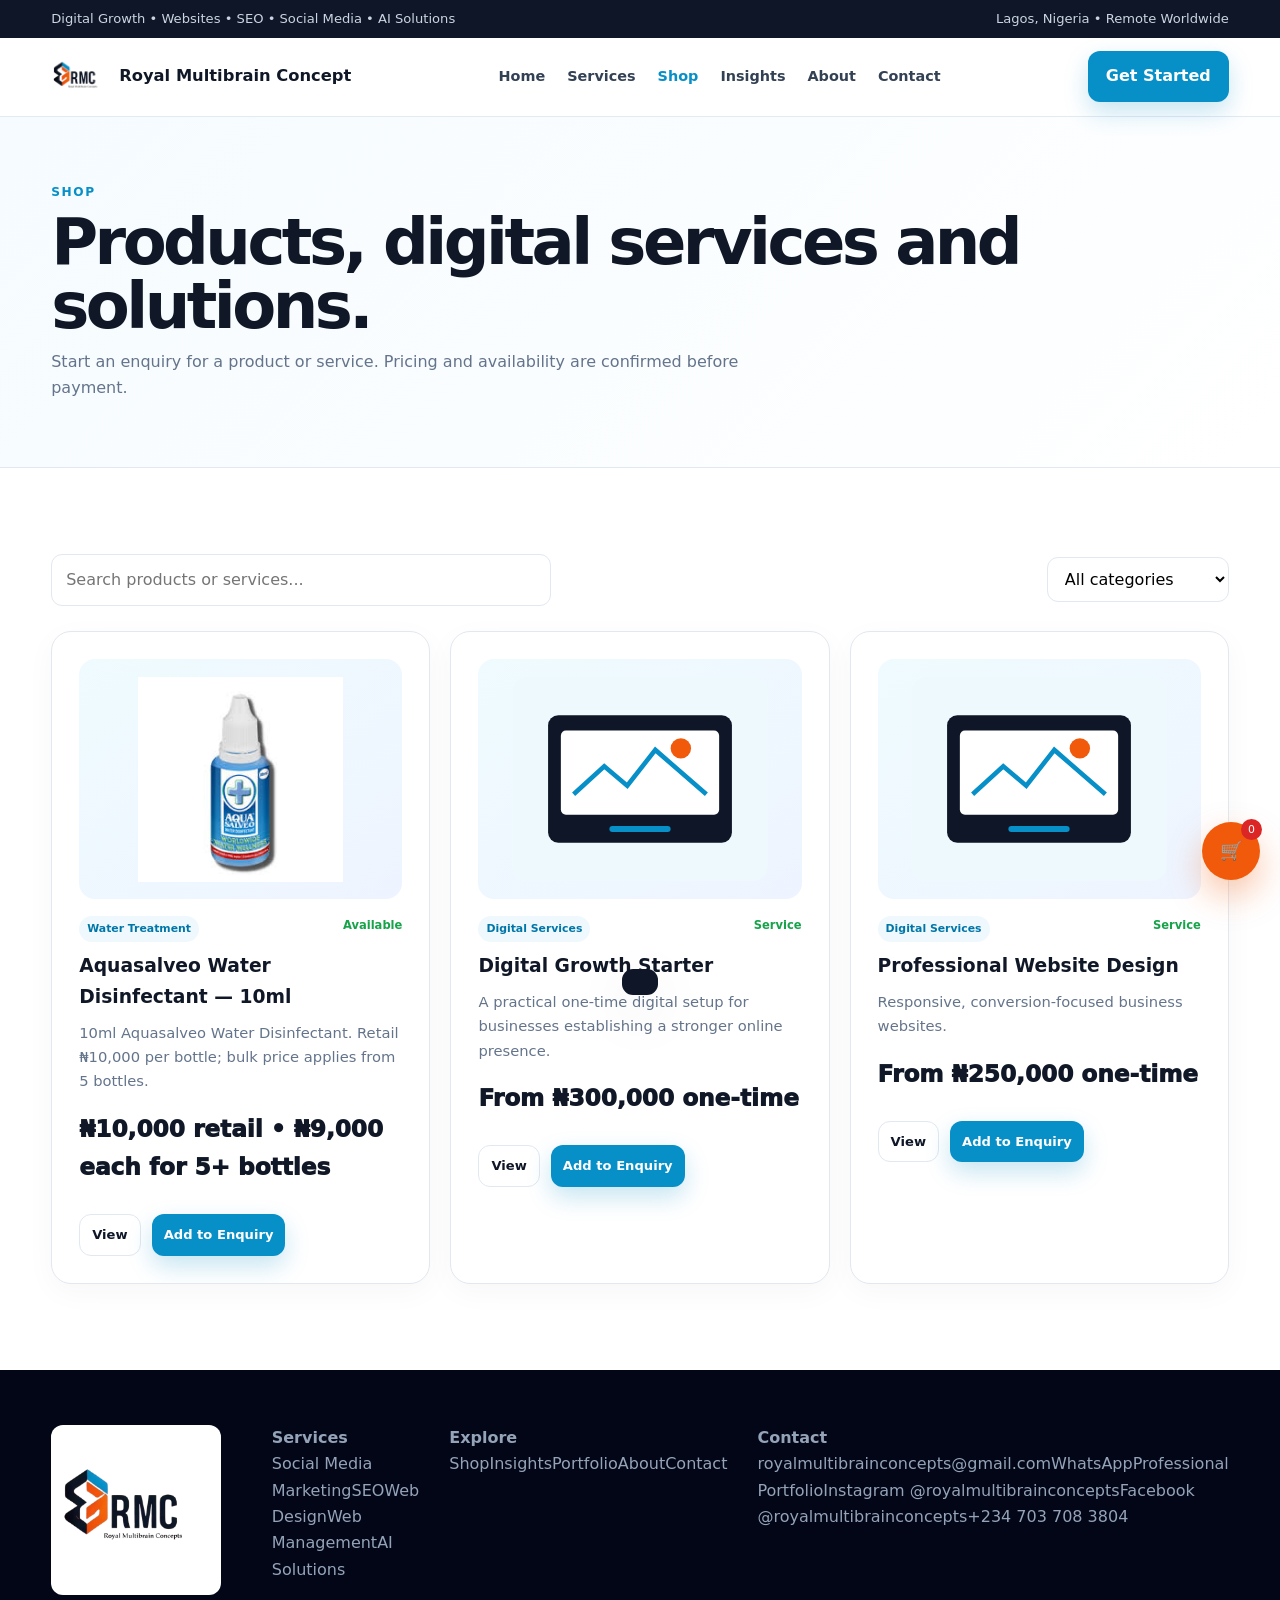
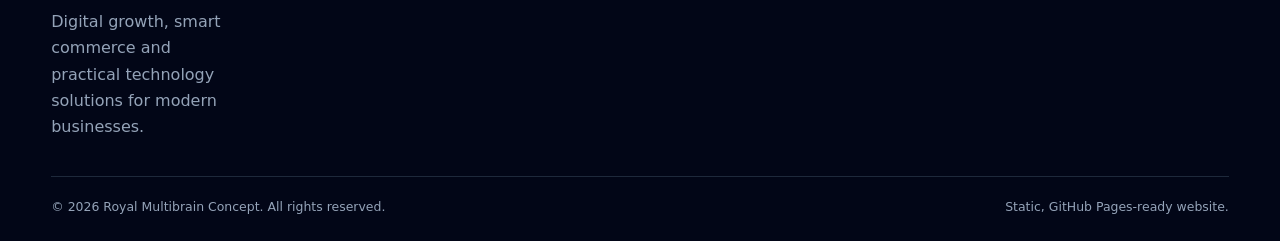
<file: shop.html>
<!doctype html><html lang="en"><head><meta charset="utf-8"><meta name="viewport" content="width=device-width,initial-scale=1"><meta name="description" content="Shop products and digital services from Royal Multibrain Concept."><title>Shop | Royal Multibrain Concept</title><link rel="icon" href="assets/rmc-logo.png"><link rel="stylesheet" href="assets/styles.css"><script src="assets/config.js"></script><script src="assets/products.js"></script></head><body><div id="site-header"></div><section class="page-hero"><div class="container"><div class="kicker">Shop</div><h1>Products, digital services and solutions.</h1><p>Start an enquiry for a product or service. Pricing and availability are confirmed before payment.</p></div></section><section><div class="container"><div class="shop-toolbar"><div class="search"><input id="productSearch" placeholder="Search products or services..."></div><select class="select" id="categoryFilter"><option value="">All categories</option><option>Water Treatment</option><option>Digital Services</option></select></div><div id="shopProducts" class="grid-3"></div></div></section><div id="site-footer"></div><div id="toast" class="toast"></div><script src="assets/app.js"></script></body></html>
</file>
<file: assets/styles.css>
:root{
  --navy:#0e1627;--navy2:#101d33;--blue:#078fc8;--cyan:#12b7e8;--orange:#f15a0a;
  --ink:#101827;--muted:#64748b;--paper:#f7fafc;--white:#fff;--line:#e2e8f0;
  --green:#16a34a;--red:#dc2626;--shadow:0 18px 55px rgba(14,22,39,.10);
  --radius:20px;--max:1180px;
}
*{box-sizing:border-box;margin:0;padding:0}html{scroll-behavior:smooth}
body{font-family:Inter,ui-sans-serif,system-ui,-apple-system,BlinkMacSystemFont,"Segoe UI",sans-serif;color:var(--ink);background:#fff;line-height:1.65}
a{text-decoration:none;color:inherit}button,input,textarea,select{font:inherit}img{max-width:100%;display:block}
.container{width:min(92%,var(--max));margin:auto}.hide{display:none!important}
.topbar{background:var(--navy);color:#cbd5e1;font-size:.82rem;padding:8px 0}
.topbar .container{display:flex;justify-content:space-between;gap:18px;flex-wrap:wrap}
header{position:sticky;top:0;z-index:100;background:rgba(255,255,255,.95);backdrop-filter:blur(14px);border-bottom:1px solid rgba(226,232,240,.9)}
.nav{height:78px;display:flex;align-items:center;justify-content:space-between;gap:20px}
.brand{display:flex;align-items:center;gap:10px;font-weight:900}.brand img{width:58px;height:58px;object-fit:contain}.brand span{font-size:1.02rem}
.navlinks{display:flex;gap:22px;align-items:center;font-size:.9rem;font-weight:750}.navlinks a{color:#334155}.navlinks a:hover,.navlinks a.active{color:var(--blue)}
.nav-actions{display:flex;gap:9px;align-items:center}.menu{display:none;border:0;background:none;font-size:1.6rem}
.btn{display:inline-flex;align-items:center;justify-content:center;gap:8px;border:0;border-radius:12px;padding:12px 18px;font-weight:850;cursor:pointer;transition:.2s}
.btn:hover{transform:translateY(-2px)}.btn-primary{background:var(--blue);color:#fff;box-shadow:0 10px 25px rgba(7,143,200,.23)}
.btn-orange{background:var(--orange);color:#fff}.btn-dark{background:var(--navy);color:#fff}.btn-outline{background:#fff;color:var(--navy);border:1px solid var(--line)}
.btn-green{background:var(--green);color:#fff}.btn-small{padding:9px 12px;font-size:.82rem}
.hero{padding:90px 0 70px;background:radial-gradient(circle at 84% 12%,rgba(18,183,232,.14),transparent 31%),radial-gradient(circle at 8% 40%,rgba(241,90,10,.08),transparent 28%),linear-gradient(180deg,#fff,#f7fbff)}
.hero-grid{display:grid;grid-template-columns:1.08fr .92fr;gap:60px;align-items:center}
.kicker{color:var(--blue);font-size:.76rem;font-weight:900;text-transform:uppercase;letter-spacing:.13em}
.eyebrow{display:inline-flex;background:#eff9fd;color:#0076a8;border:1px solid #cceffb;border-radius:999px;padding:7px 12px;font-size:.78rem;font-weight:850;margin-bottom:18px}
h1{font-size:clamp(2.7rem,6vw,5.2rem);line-height:1.01;letter-spacing:-.055em;margin-bottom:20px}
.gradient{background:linear-gradient(90deg,var(--blue),var(--cyan));-webkit-background-clip:text;background-clip:text;color:transparent}
.lead{font-size:1.1rem;color:var(--muted);max-width:680px}.actions{display:flex;gap:11px;flex-wrap:wrap;margin-top:28px}
.hero-points{display:flex;gap:20px;flex-wrap:wrap;margin-top:28px}.hero-points strong{display:block;font-size:1.05rem}.hero-points span{color:var(--muted);font-size:.82rem}
.visual{background:var(--navy);border-radius:30px;min-height:460px;position:relative;overflow:hidden;padding:28px;color:#fff;box-shadow:var(--shadow)}
.visual:before{content:"";position:absolute;right:-100px;top:-120px;width:300px;height:300px;border-radius:50%;background:linear-gradient(135deg,var(--blue),var(--cyan))}
.visual:after{content:"";position:absolute;left:-100px;bottom:-130px;width:280px;height:280px;border-radius:50%;background:rgba(241,90,10,.20)}
.logo-hero{position:relative;z-index:2;width:230px;margin:25px auto 30px;filter:drop-shadow(0 20px 25px rgba(0,0,0,.25))}
.visual-card{position:relative;z-index:2;background:rgba(255,255,255,.08);border:1px solid rgba(255,255,255,.12);border-radius:18px;padding:18px}
.visual-card h3{font-size:1rem}.mini-grid{display:grid;grid-template-columns:repeat(3,1fr);gap:8px;margin-top:13px}.mini{background:rgba(255,255,255,.07);border-radius:12px;padding:12px}.mini small{color:#94a3b8}.mini strong{display:block;margin-top:4px}
.stats{background:var(--navy);color:#fff;padding:30px 0}.stats-grid{display:grid;grid-template-columns:repeat(4,1fr);gap:15px;text-align:center}.stats strong{font-size:1.75rem}.stats span{display:block;color:#94a3b8;font-size:.82rem}
section{padding:86px 0}.section-head{text-align:center;max-width:760px;margin:0 auto 43px}.section-head h2{font-size:clamp(2rem,4vw,3.2rem);line-height:1.1;letter-spacing:-.04em;margin:8px 0 13px}.section-head p{color:var(--muted)}
.grid-3{display:grid;grid-template-columns:repeat(3,1fr);gap:20px}.grid-2{display:grid;grid-template-columns:repeat(2,1fr);gap:22px}
.card{border:1px solid var(--line);border-radius:var(--radius);padding:27px;background:#fff;box-shadow:0 8px 30px rgba(15,23,42,.035)}.card:hover{box-shadow:var(--shadow);transform:translateY(-2px);transition:.22s}
.icon{width:48px;height:48px;border-radius:14px;background:#eff9fd;color:var(--blue);display:grid;place-items:center;font-size:1.25rem;margin-bottom:17px}.card h3{margin-bottom:8px}.card p{color:var(--muted);font-size:.92rem}
.price{font-weight:950;font-size:1.45rem;margin:16px 0 2px}.price small{font-size:.76rem;color:var(--muted);font-weight:500}.features{list-style:none;margin:15px 0;color:#475569;font-size:.88rem}.features li{margin:7px 0}.features li:before{content:"✓";color:var(--green);font-weight:950;margin-right:8px}
.popular{border:2px solid var(--blue);position:relative}.badge{position:absolute;right:16px;top:16px;background:var(--blue);color:#fff;padding:4px 9px;border-radius:99px;font-size:.66rem;font-weight:900}
.light{background:var(--paper)}.split{display:grid;grid-template-columns:1fr 1fr;gap:45px;align-items:center}
.process{display:grid;grid-template-columns:repeat(4,1fr);gap:17px}.step{padding:23px;border:1px solid var(--line);background:#fff;border-radius:18px}.step-num{color:var(--blue);font-weight:900;font-size:.75rem}.step h3{margin:7px 0}.step p{color:var(--muted);font-size:.88rem}
.product-feature{background:linear-gradient(145deg,#f0fbff,#fff);border:1px solid #d7f2fb;border-radius:30px;padding:40px}.product-img{width:min(330px,75%);margin:auto;border-radius:24px;object-fit:contain;max-height:420px}
.placeholder-product{height:360px;border-radius:24px;background:linear-gradient(145deg,#e6f8fd,#eef5ff);display:grid;place-items:center;color:#475569;text-align:center;padding:30px}
.work-grid{display:grid;grid-template-columns:repeat(3,1fr);gap:18px}.work{min-height:230px;border-radius:20px;padding:25px;color:#fff;display:flex;flex-direction:column;justify-content:end;background:linear-gradient(145deg,#0e1627,#078fc8)}.work:nth-child(2){background:linear-gradient(145deg,#09263a,#12b7e8)}.work:nth-child(3){background:linear-gradient(145deg,#3c1908,#f15a0a)}.work:nth-child(4){background:linear-gradient(145deg,#111827,#334155)}.work:nth-child(5){background:linear-gradient(145deg,#064e5b,#0e7490)}.work:nth-child(6){background:linear-gradient(145deg,#18233d,#078fc8)}.work span{font-size:.7rem;opacity:.78}.work h3{margin-top:5px}
.dark{background:var(--navy);color:#fff}.dark .section-head p{color:#94a3b8}.quote-grid{display:grid;grid-template-columns:repeat(3,1fr);gap:18px}.quote{background:rgba(255,255,255,.055);border:1px solid rgba(255,255,255,.1);border-radius:18px;padding:24px}.quote p{color:#cbd5e1;font-style:italic}.quote strong{display:block;margin-top:16px}
.faq{max-width:850px;margin:auto}.faq-item{border-bottom:1px solid var(--line);padding:19px 0}.faq-q{display:flex;justify-content:space-between;gap:15px;cursor:pointer;font-weight:850}.faq-a{display:none;color:var(--muted);padding-top:9px}.faq-item.open .faq-a{display:block}
.contact-grid{display:grid;grid-template-columns:.8fr 1.2fr;gap:30px}.contact-panel{background:var(--navy);color:#fff;border-radius:25px;padding:31px}.contact-panel p{color:#cbd5e1}.contact-list{list-style:none;margin:20px 0}.contact-list li{margin:14px 0;color:#cbd5e1}.contact-list strong{display:block;color:#fff}
form{background:#fff;border:1px solid var(--line);border-radius:24px;padding:28px;box-shadow:0 8px 30px rgba(15,23,42,.04)}.form-grid{display:grid;grid-template-columns:1fr 1fr;gap:15px}.field{display:flex;flex-direction:column;gap:6px}.field.full{grid-column:1/-1}.field label{font-size:.82rem;font-weight:850}.field input,.field textarea,.field select{border:1px solid var(--line);border-radius:11px;padding:12px 13px;outline:0}.field input:focus,.field textarea:focus,.field select:focus{border-color:var(--blue);box-shadow:0 0 0 3px rgba(7,143,200,.1)}textarea{min-height:145px;resize:vertical}
.page-hero{padding:65px 0;background:linear-gradient(135deg,#f5fbff,#fff);border-bottom:1px solid var(--line)}.page-hero h1{font-size:clamp(2.4rem,5vw,4rem);margin:8px 0 10px}.page-hero p{max-width:700px;color:var(--muted)}
.shop-toolbar{display:flex;justify-content:space-between;align-items:center;gap:15px;flex-wrap:wrap;margin-bottom:25px}.search{display:flex;gap:8px;flex:1;max-width:500px}.search input{flex:1;border:1px solid var(--line);border-radius:11px;padding:12px 14px}.select{border:1px solid var(--line);border-radius:11px;padding:11px 13px;background:#fff}
.product-card{position:relative;overflow:hidden}.product-thumb{height:240px;border-radius:16px;background:linear-gradient(145deg,#effbff,#eef4ff);display:grid;place-items:center;margin-bottom:17px}.product-thumb img{height:205px;object-fit:contain}.product-thumb .mock{font-size:3.2rem}.product-meta{display:flex;justify-content:space-between;gap:10px;align-items:start}.tag{display:inline-block;background:#eff9fd;color:#0076a8;padding:4px 8px;border-radius:99px;font-size:.68rem;font-weight:900}.stock{font-size:.72rem;color:var(--green);font-weight:800}
.cart-float{position:fixed;right:20px;bottom:20px;width:58px;height:58px;border:0;border-radius:50%;background:var(--orange);color:#fff;box-shadow:0 15px 35px rgba(241,90,10,.35);z-index:90;cursor:pointer;font-size:1.15rem}.cart-count{position:absolute;right:-2px;top:-3px;background:#dc2626;width:21px;height:21px;border-radius:50%;display:grid;place-items:center;font-size:.68rem}
.cart-layout{display:grid;grid-template-columns:1fr 350px;gap:25px}.cart-list,.summary{border:1px solid var(--line);border-radius:20px;padding:24px}.cart-item{display:grid;grid-template-columns:70px 1fr auto;gap:15px;align-items:center;border-bottom:1px solid var(--line);padding:14px 0}.cart-item:last-child{border-bottom:0}.cart-item img{width:70px;height:70px;object-fit:contain;background:#f1f5f9;border-radius:12px}.summary{height:max-content;position:sticky;top:105px}.summary-row{display:flex;justify-content:space-between;margin:12px 0}.summary-total{font-size:1.25rem;font-weight:950;border-top:1px solid var(--line);padding-top:15px}
.blog-grid{display:grid;grid-template-columns:repeat(3,1fr);gap:20px}.article-card{border:1px solid var(--line);border-radius:20px;overflow:hidden}.article-cover{height:190px;background:linear-gradient(135deg,var(--navy),var(--blue));color:#fff;padding:24px;display:flex;flex-direction:column;justify-content:end}.article-body{padding:23px}.article-body p{color:var(--muted);font-size:.9rem}.article-body h3{margin:7px 0 9px}
.notice{padding:14px 16px;background:#fff8eb;border-left:4px solid #f59e0b;color:#713f12;border-radius:8px;font-size:.84rem}
footer{background:#020617;color:#94a3b8;padding:55px 0 24px}.footer-grid{display:grid;grid-template-columns:1.5fr 1fr 1fr 1fr;gap:30px}.footer h4{color:#fff;margin-bottom:12px}.footer a{display:block;margin:7px 0}.footer a:hover{color:#fff}.footer-logo{width:170px;background:#fff;border-radius:12px;padding:6px}.copyright{border-top:1px solid #1e293b;margin-top:35px;padding-top:20px;font-size:.78rem;display:flex;justify-content:space-between;gap:15px;flex-wrap:wrap}
.toast{position:fixed;left:50%;bottom:25px;transform:translate(-50%,120px);background:var(--navy);color:#fff;padding:13px 18px;border-radius:11px;z-index:200;transition:.3s;box-shadow:var(--shadow);font-size:.88rem}.toast.show{transform:translate(-50%,0)}
.modal{display:none;position:fixed;inset:0;background:rgba(2,6,23,.65);z-index:150;padding:20px;align-items:center;justify-content:center}.modal.show{display:flex}.modal-box{background:#fff;border-radius:22px;width:min(620px,100%);max-height:90vh;overflow:auto;padding:27px}.modal-head{display:flex;justify-content:space-between;align-items:center;margin-bottom:16px}.close{border:0;background:#f1f5f9;width:38px;height:38px;border-radius:50%;cursor:pointer}
@media(max-width:980px){.navlinks{display:none;position:absolute;top:78px;left:0;right:0;background:#fff;padding:20px;flex-direction:column;align-items:flex-start;border-bottom:1px solid var(--line)}.navlinks.open{display:flex}.menu{display:block}.nav-actions .btn{display:none}.hero-grid,.split,.contact-grid{grid-template-columns:1fr}.grid-3,.work-grid,.blog-grid,.quote-grid{grid-template-columns:repeat(2,1fr)}.process{grid-template-columns:repeat(2,1fr)}.footer-grid{grid-template-columns:repeat(2,1fr)}.cart-layout{grid-template-columns:1fr}}
@media(max-width:650px){.topbar .container{justify-content:center;text-align:center}.brand span{font-size:.9rem}.brand img{width:50px;height:50px}.hero{padding:62px 0 45px}.visual{min-height:390px}.stats-grid{grid-template-columns:repeat(2,1fr)}.grid-3,.grid-2,.work-grid,.blog-grid,.quote-grid,.process{grid-template-columns:1fr}.form-grid{grid-template-columns:1fr}.field.full{grid-column:auto}section{padding:64px 0}.product-feature{padding:25px}.page-hero{padding:50px 0}.cart-item{grid-template-columns:55px 1fr}.cart-item>button{grid-column:2;justify-self:start}}

.bulk-box{margin:14px 0;padding:14px 16px;border:1px solid #fed7aa;background:#fff7ed;border-radius:12px;color:#9a3412}
.product-feature .product-img{object-fit:contain;max-height:430px}
</file>
